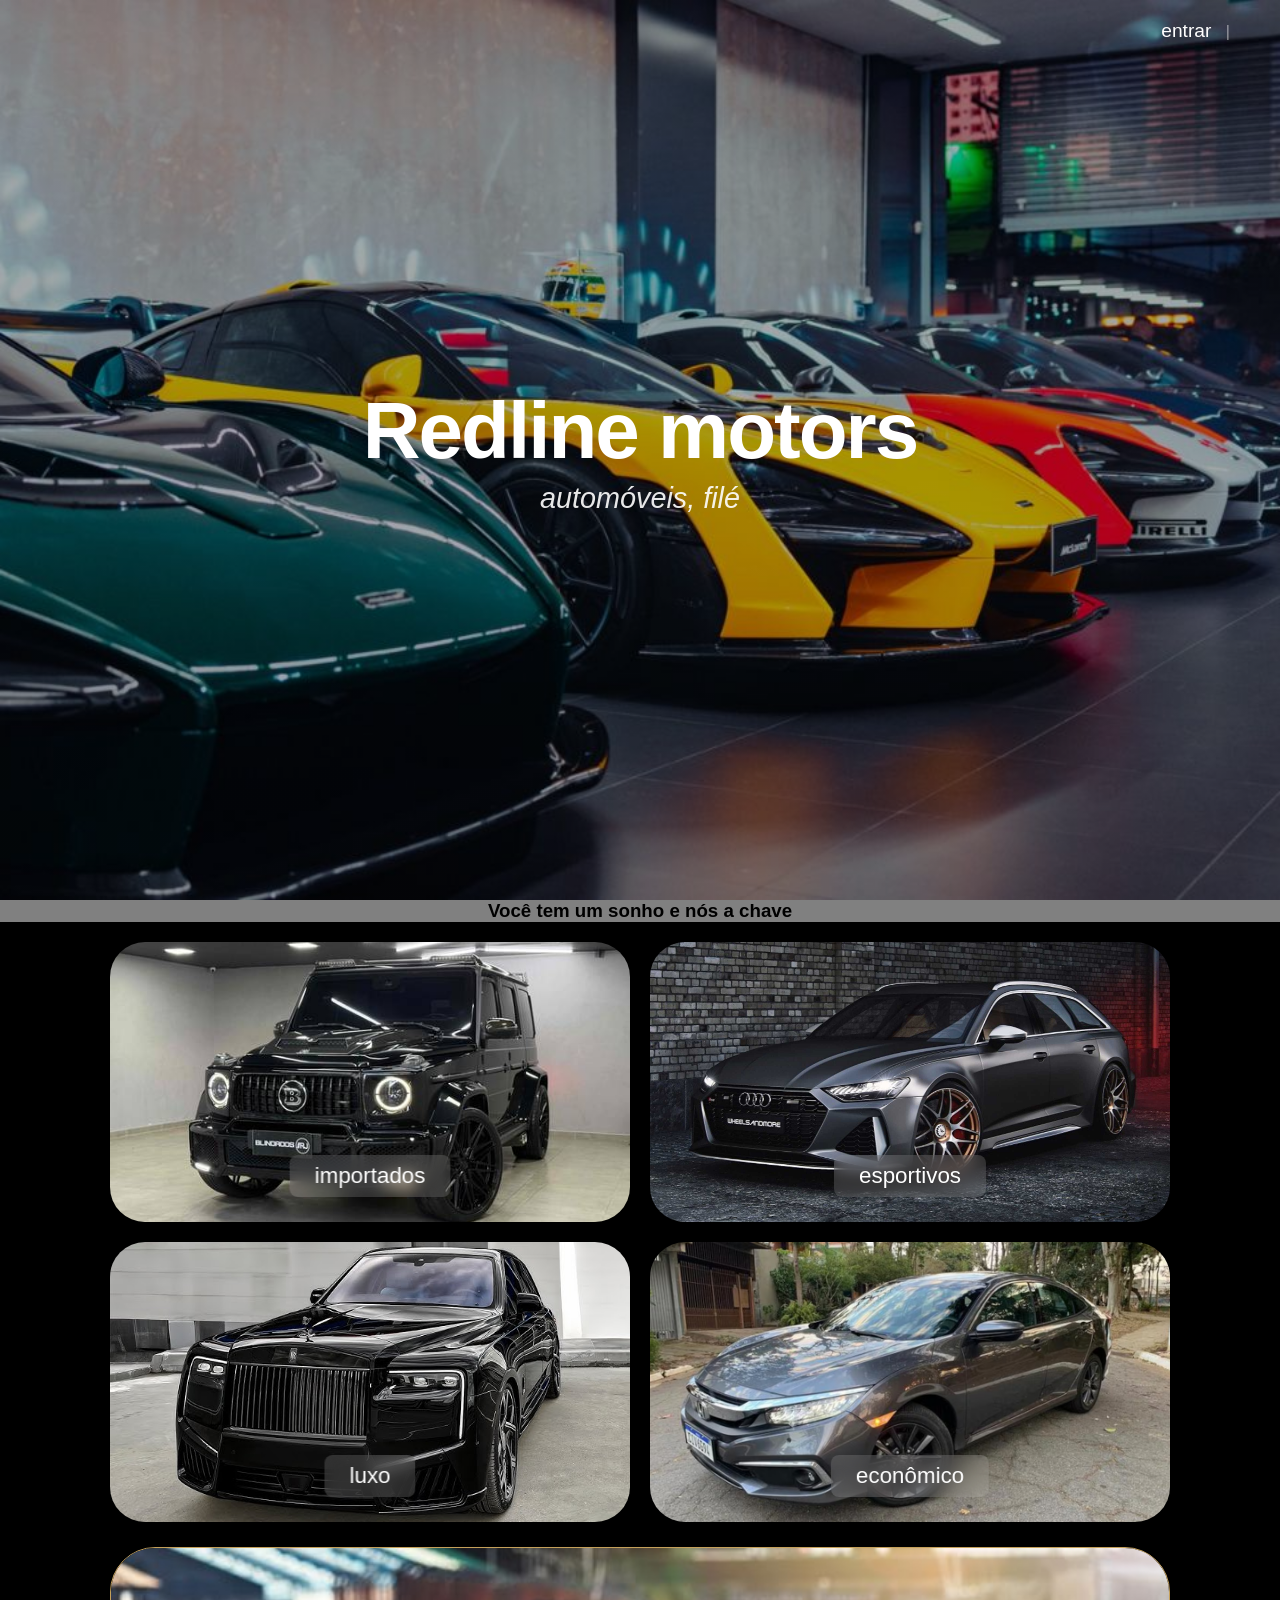
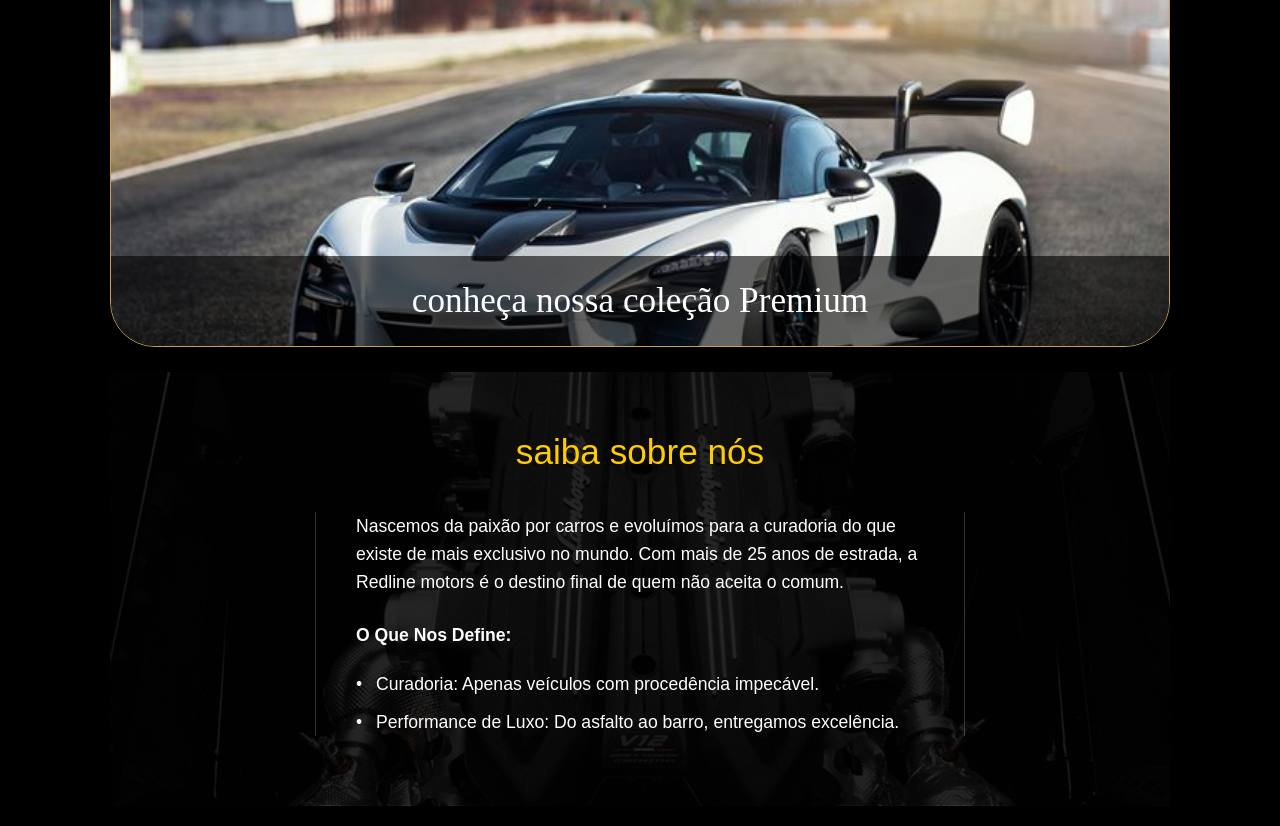
<file: index.html>
<!DOCTYPE html>
<html lang="pt-br">
<head>
    <meta charset="UTF-8">
    <meta name="viewport" content="width=device-width, initial-scale=1.0">
    <title>Redline motors</title>
    <link rel="stylesheet" href="style.css">

</head>
<body>

    <section class="tche tcho">
        <div class="nav-links">
            <a href="login.html">entrar</a>
            <span>|</span>
            
        </div>

        <div class="content">
            <h1>Redline motors</h1>
            <p>automóveis, filé</p>
        </div>
    </section>
 

    <section class="h31">
    <div class="h3">
        <h3>Você tem um sonho e nós a chave</h3>
    </div>
    </section>


    <div class="container-galeria">
    
    <div class="grid-categorias">
        <div class="card-item">
            <img src="mercedesbenz-g-63-amg-4.0-v8-turbo-gasolina-4matic-speedshift-wmimagem12042615812.jpg" alt="Importados">
            <div class="tag-label"><a href="importados.html">importados</a></div>
        </div>
        
        <div class="card-item">
            <img src="audi-rs6-avant-by-wheelsandmore-lead-image.jpg" alt="Esportivos">
            <div class="tag-label"><a href="esportivos.html">esportivos</a></div>
        </div>

        <div class="card-item">
            <a href="luxo.html">
            <img src="hq720.jpg" alt="Luxo">
            <div class="tag-label"><a href="luxo.html">luxo</a></div>
            </a>
        </div>

        <div class="card-item">
            <img src="civicao.avif" alt="Econômico">
            <div class="tag-label"><a href="economico.html">econômico</a></div>
        </div>
    </div>

    <div class="banner-premium-box">
        <img src="senna.jpg" alt="Coleção Premium">
        <div class="faixa-premium">
            <a href="premium.html"><h2>conheça nossa coleção Premium</h2></a>
        </div>
    </div>


    <section class="sobre-nos-section">
    <h2 class="titulo-destaque">saiba sobre nós</h2>
    
    <div class="container-texto">
        <p>Nascemos da paixão por carros e evoluímos para a curadoria do que existe de mais exclusivo no mundo. Com mais de 25 anos de estrada, a Redline motors é o destino final de quem não aceita o comum.</p>
        
        <p class="subtitulo-internos">O Que Nos Define:</p>
        
        <ul class="lista-caracteristicas">
            <li>Curadoria: Apenas veículos com procedência impecável.</li>
            <li>Performance de Luxo: Do asfalto ao barro, entregamos excelência.</li>
        </ul>
    </div>
</section>
</div>

</body>
</html>
</file>
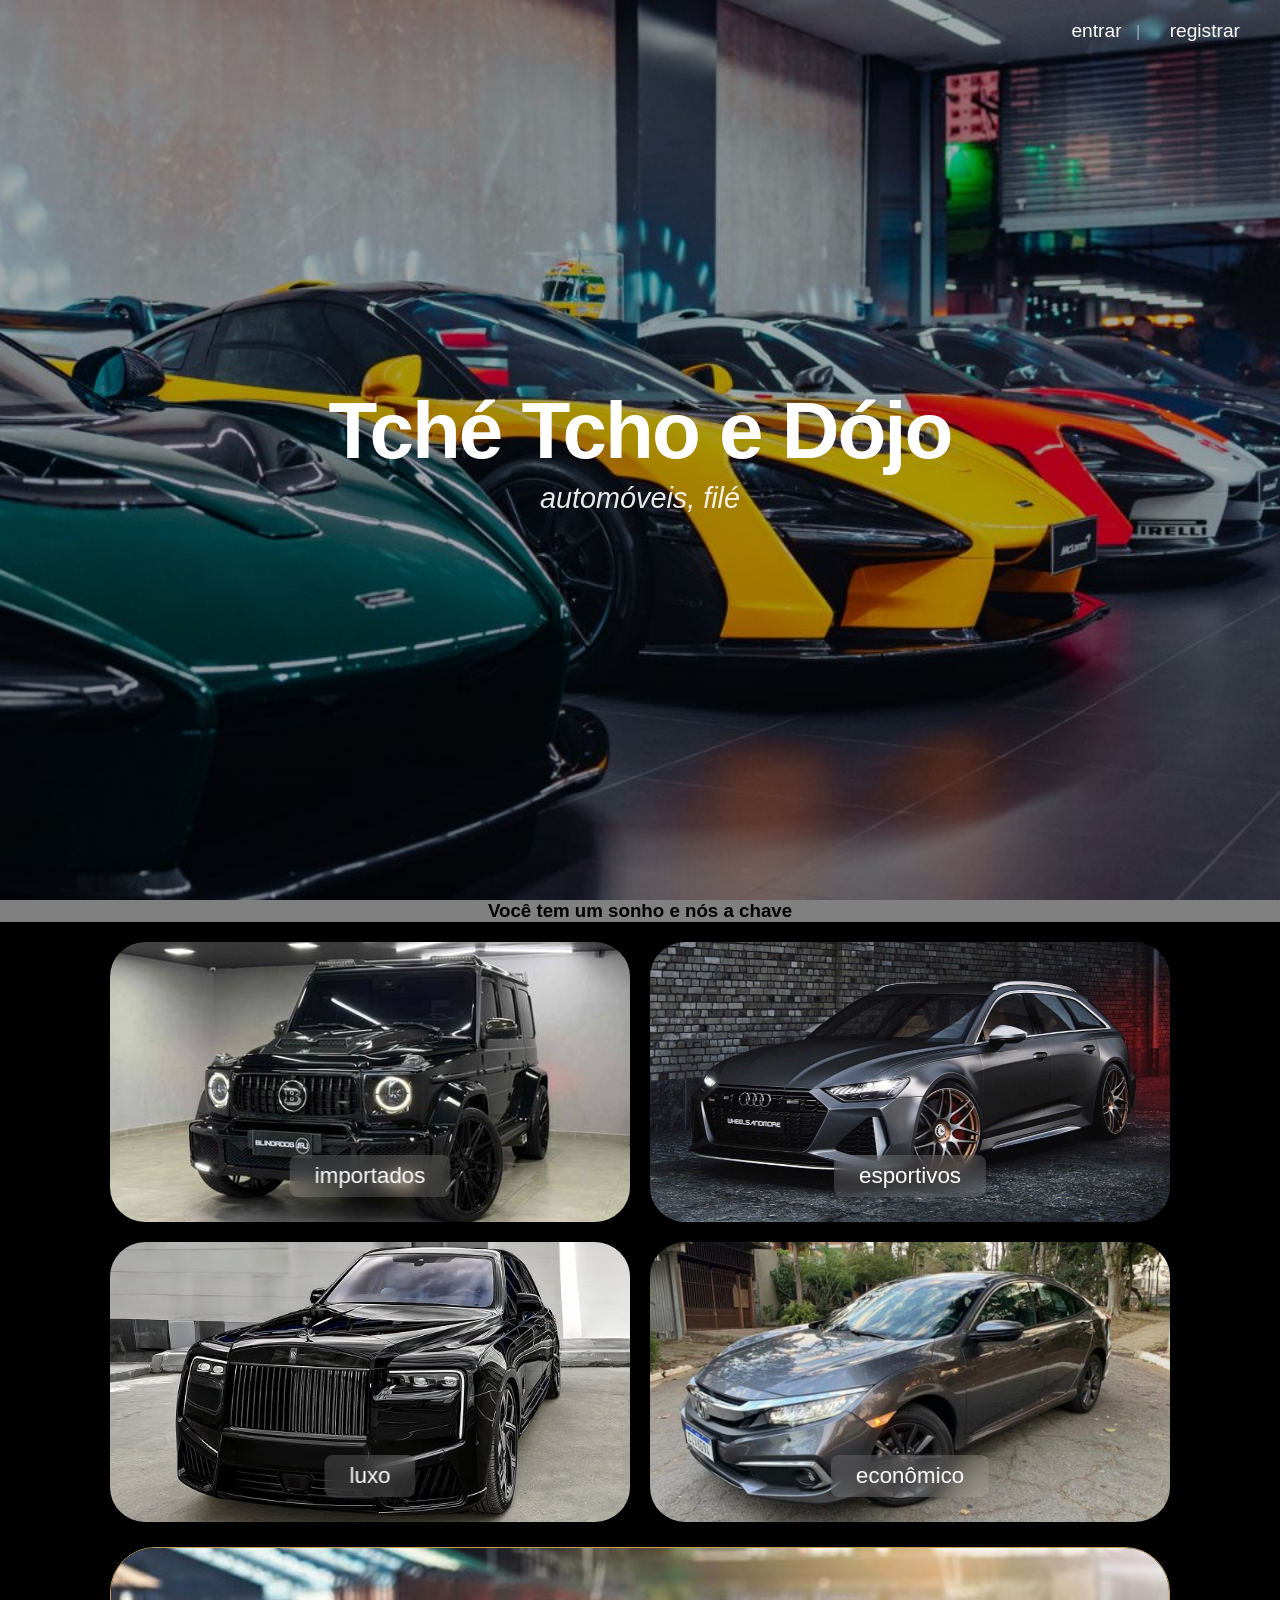
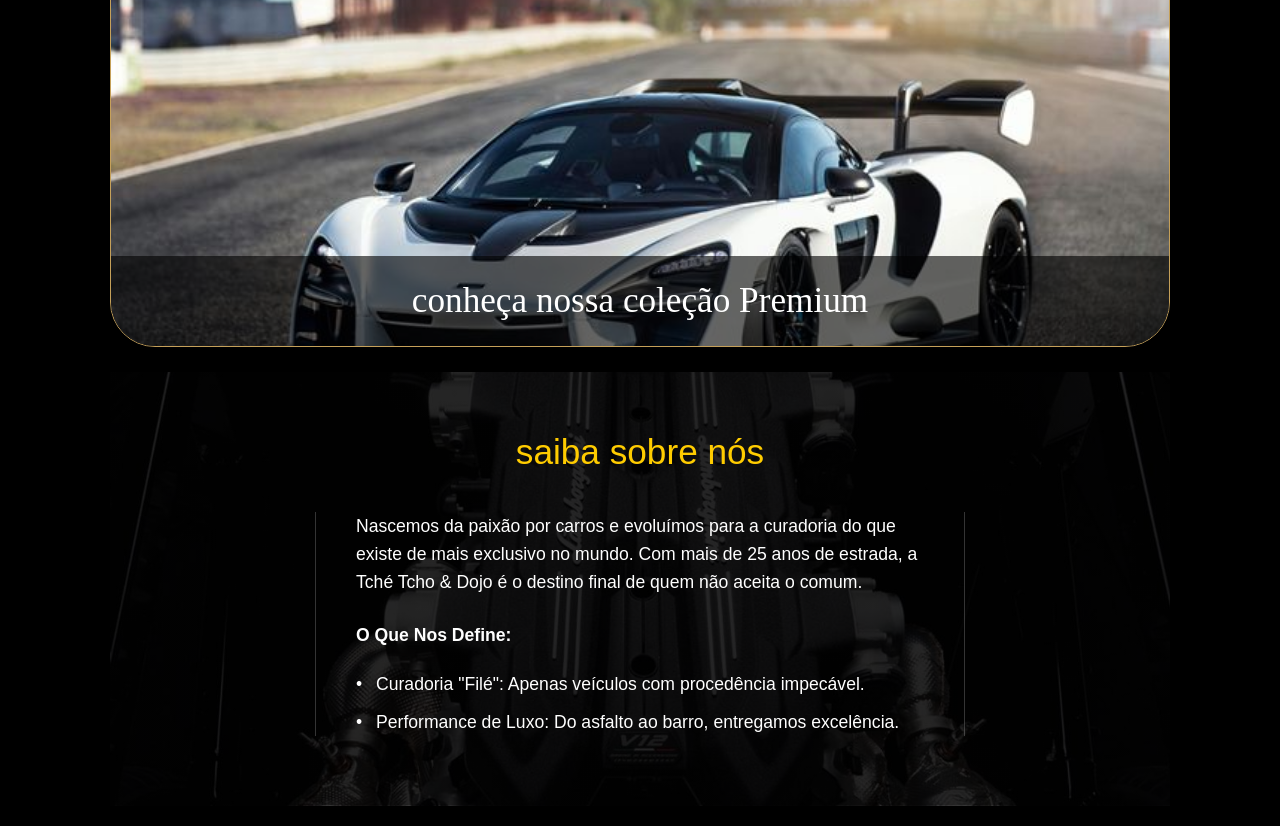
<file: 1-trabalho-2026-main/index.html>
<!DOCTYPE html>
<html lang="pt-br">
<head>
    <meta charset="UTF-8">
    <meta name="viewport" content="width=device-width, initial-scale=1.0">
    <title>Tché Tcho e Dójo - Automóveis</title>
    <link rel="stylesheet" href="style.css">

</head>
<body>

    <section class="tche tcho">
        <div class="nav-links">
            <a href="#">entrar</a>
            <span>|</span>
            <a href="#">registrar</a>
        </div>

        <div class="content">
            <h1>Tché Tcho e Dójo</h1>
            <p>automóveis, filé</p>
        </div>
    </section>
 

    <section class="h31">
    <div class="h3">
        <h3>Você tem um sonho e nós a chave</h3>
    </div>
    </section>


    <div class="container-galeria">
    
    <div class="grid-categorias">
        <div class="card-item">
            <img src="mercedesbenz-g-63-amg-4.0-v8-turbo-gasolina-4matic-speedshift-wmimagem12042615812.jpg" alt="Importados">
            <div class="tag-label"><a href="importados.html">importados</a></div>
        </div>
        
        <div class="card-item">
            <img src="audi-rs6-avant-by-wheelsandmore-lead-image.jpg" alt="Esportivos">
            <div class="tag-label"><a href="esportivos.html">esportivos</a></div>
        </div>

        <div class="card-item">
            <a href="luxo.html">
            <img src="hq720.jpg" alt="Luxo">
            <div class="tag-label"><a href="luxo.html">luxo</a></div>
            </a>
        </div>

        <div class="card-item">
            <img src="civicao.avif" alt="Econômico">
            <div class="tag-label"><a href="economico.html">econômico</a></div>
        </div>
    </div>

    <div class="banner-premium-box">
        <img src="senna.jpg" alt="Coleção Premium">
        <div class="faixa-premium">
            <a href="premium.html"><h2>conheça nossa coleção Premium</h2></a>
        </div>
    </div>


    <section class="sobre-nos-section">
    <h2 class="titulo-destaque">saiba sobre nós</h2>
    
    <div class="container-texto">
        <p>Nascemos da paixão por carros e evoluímos para a curadoria do que existe de mais exclusivo no mundo. Com mais de 25 anos de estrada, a Tché Tcho & Dojo é o destino final de quem não aceita o comum.</p>
        
        <p class="subtitulo-internos">O Que Nos Define:</p>
        
        <ul class="lista-caracteristicas">
            <li>Curadoria "Filé": Apenas veículos com procedência impecável.</li>
            <li>Performance de Luxo: Do asfalto ao barro, entregamos excelência.</li>
        </ul>
    </div>
</section>
</div>

</body>
</html>
</file>
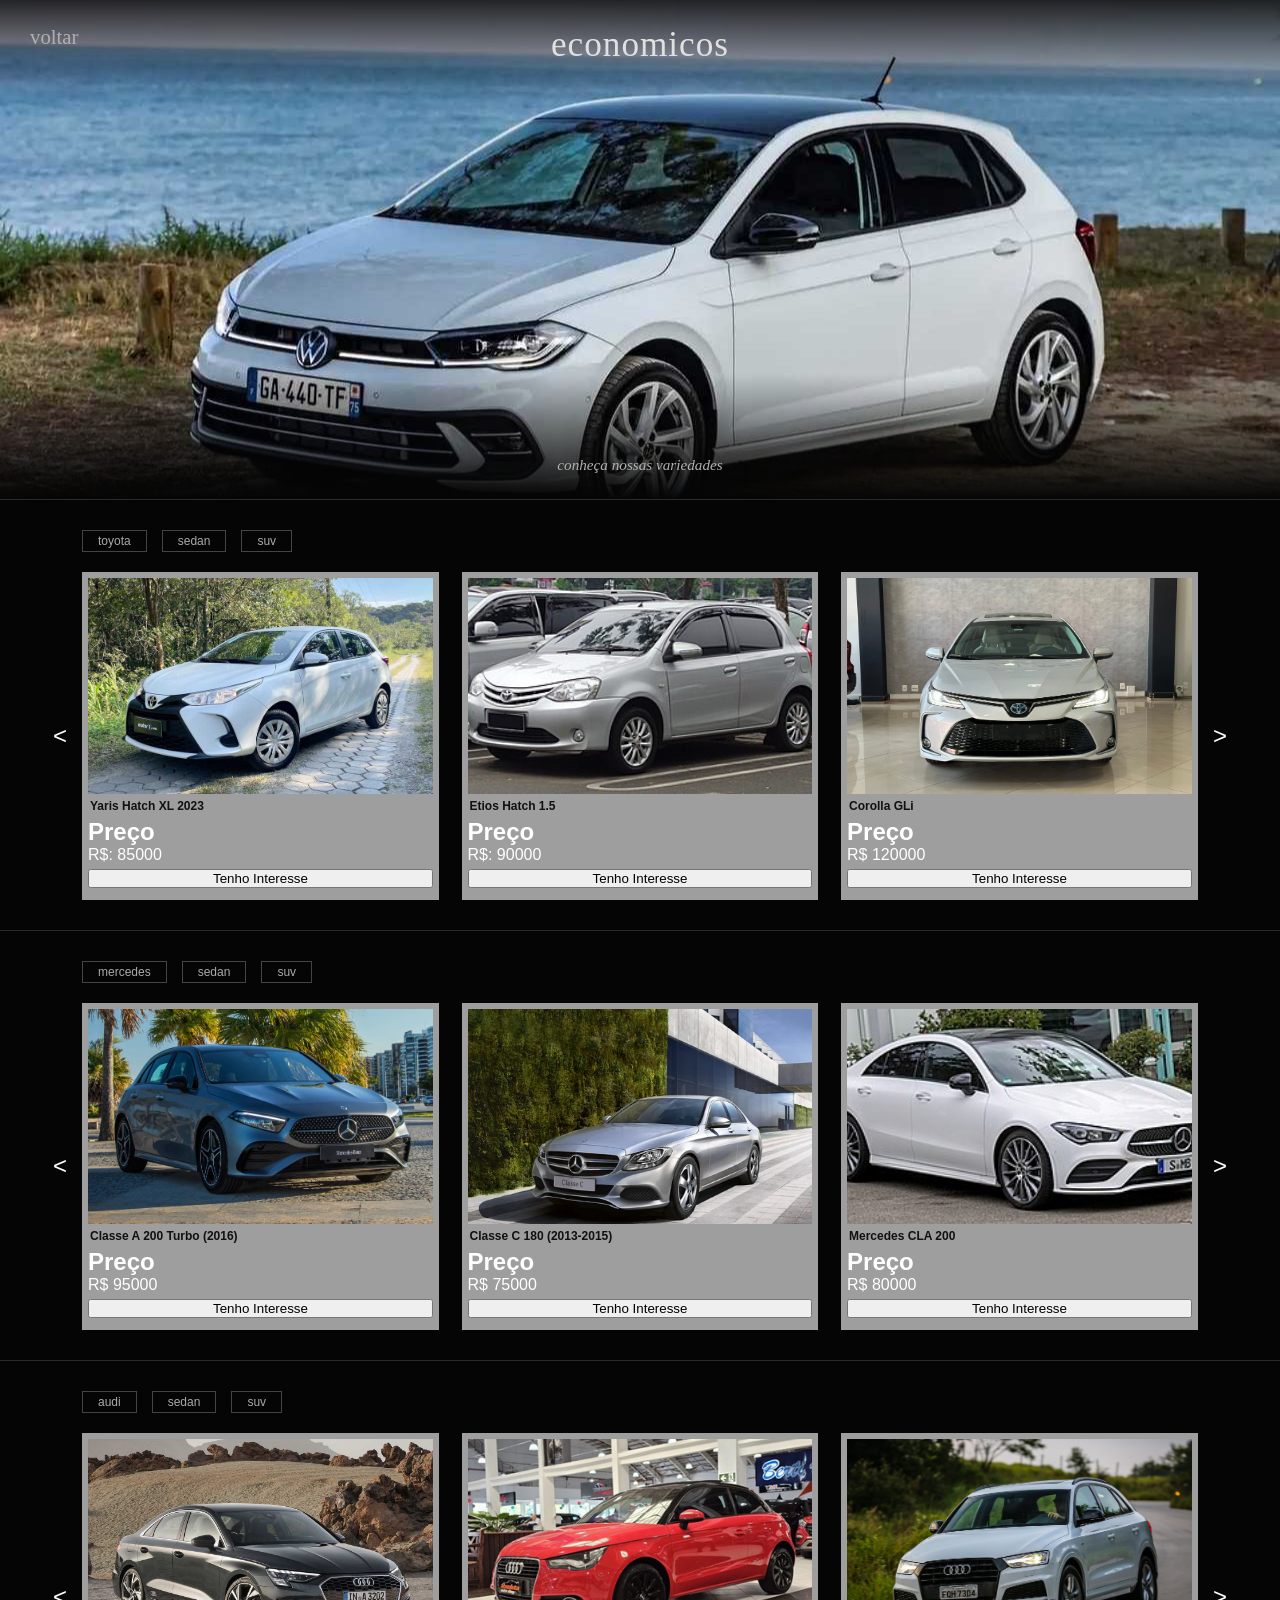
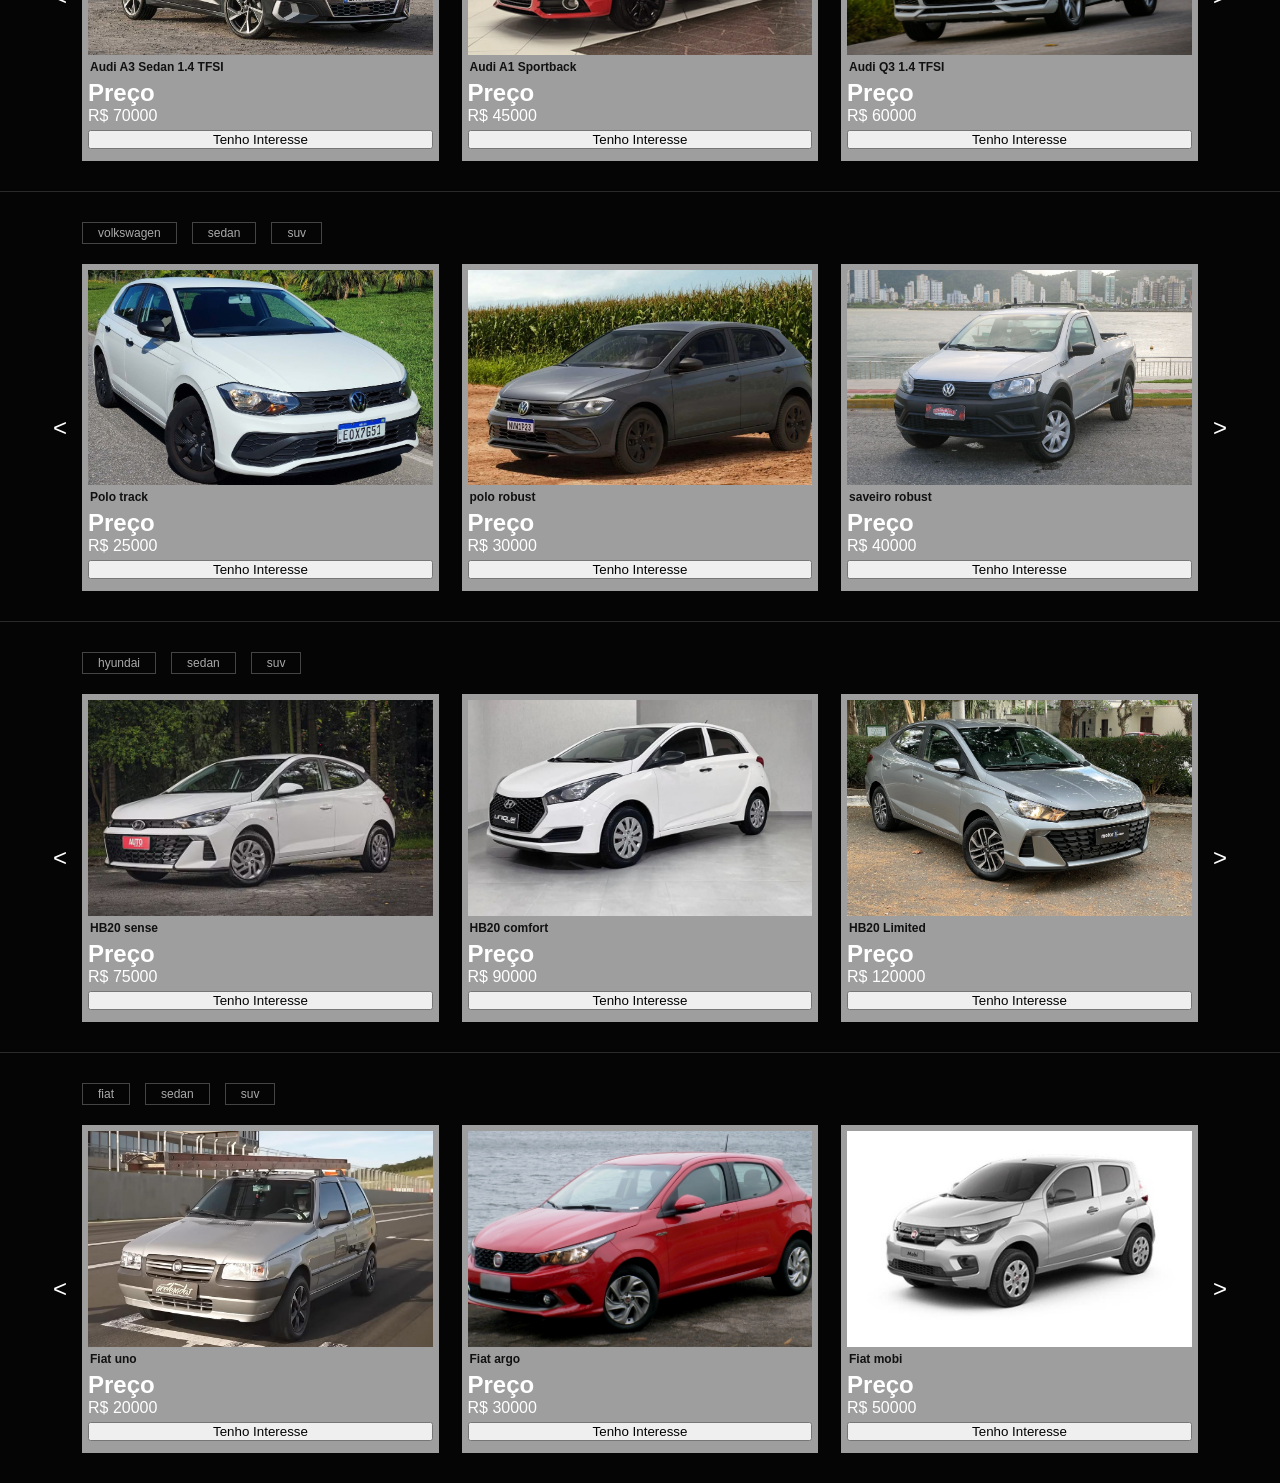
<file: economico.html>
<!DOCTYPE html>
<html lang="pt-BR">
<head>
    <meta charset="UTF-8">
    <meta name="viewport" content="width=device-width, initial-scale=1.0">
    <title>Catálogo de Importados</title>
    <link rel="stylesheet" href="economicos.css">
</head>
<body>

    <header>
        <a href="index.html" class="btn-voltar">voltar</a>
        <h1>economicos</h1>
        <p>conheça nossas variedades</p>
    </header>

    <main>
        
        <section class="car-carousel">
            <div class="filters">
                <button>toyota</button>
                <button>sedan</button>
                <button>SUV</button>
            </div>
            <div class="carousel-container">
                <button class="arrow prev">&lt;</button>
                <div class="carousel-track">
                    <div class="car-card">
                        <img src="toyota-yaris-xl-2023.jpg" alt="toyota-yaris-xl-2023">
                        <p>Yaris Hatch XL 2023</p>
                        <p><h1>Preço</h1>R$: 85000</p>
                        <button class="btn-comprar" data-nome="Yaris Hatch XL 2023" data-preco="85000">Tenho Interesse</button>
                    </div>
                    <div class="car-card">
                        <img src="2013_Toyota_Etios_Valco_E_(Indonesia)_front_view.jpg" alt="2013_Toyota_Etios_Valco_E_">
                        <p>Etios Hatch 1.5 </p>
                        <p><h1>Preço</h1>R$: 90000</p>
                        <button class="btn-comprar" data-nome="Etios Hatch 1.5" data-preco="90000">Tenho Interesse</button>
                    </div>
                    <div class="car-card">
                        <img src="toyota-corolla-1-8-vvti-hybrid-flex-altis-premium-cvt-wmimagem15405608512.webp" alt="Corolla">
                        <p>Corolla GLi</p>
                        <p><h1>Preço</h1>R$ 120000</p>
                        <button class="btn-comprar" data-nome="Corolla GLi" data-preco="120000">Tenho Interesse</button>
                    </div>
                </div>
                <button class="arrow next">&gt;</button>
            </div>
        </section>

        <section class="car-carousel">
            <div class="filters">
                <button>Mercedes</button>
                <button>sedan</button>
                <button>SUV</button>
            </div>
            <div class="carousel-container">
                <button class="arrow prev">&lt;</button>
                <div class="carousel-track">
                    <div class="car-card">
                        <img src="mercedes-benz-a200-frente-diagonal.jpg" alt="mercedes-benz-a200-frente-diagonal">
                        <p>Classe A 200 Turbo (2016)</p>
                        <p><h1>Preço</h1>R$ 95000</p>
                        <button class="btn-comprar" data-nome="Classe A 200 Turbo (2016)" data-preco="95000">Tenho Interesse</button>
                    </div>
                    <div class="car-card">
                        <img src="2016-07-23-c180-2016.webp" alt="mercedes c180">
                        <p>Classe C 180 (2013-2015)</p>
                        <p><h1>Preço</h1>R$ 75000</p>
                        <button class="btn-comprar" data-nome="Classe C 180 (2013-2015)" data-preco="75000">Tenho Interesse</button>
                    </div>
                    <div class="car-card">
                        <img src="Mercedes-Benz_C118_IMG_2673.jpg" alt="Cla 200">
                        <p>Mercedes CLA 200</p>
                        <p><h1>Preço</h1>R$ 80000</p>
                        <button class="btn-comprar" data-nome="Mercedes CLA 200" data-preco="80000">Tenho Interesse</button>
                    </div>
                </div>
                <button class="arrow next">&gt;</button>
            </div>
        </section>

        <section class="car-carousel">
            <div class="filters">
                <button>Audi</button>
                <button>sedan</button>
                <button>SUV</button>
            </div>
            <div class="carousel-container">
                <button class="arrow prev">&lt;</button>
                <div class="carousel-track">
                    <div class="car-card">
                        <img src="Audi A3 Sedan 1.4 TFSI.jpg" alt="A3">
                        <p>Audi A3 Sedan 1.4 TFSI</p>
                        <p><h1>Preço</h1>R$ 70000</p>
                        <button class="btn-comprar" data-nome="Audi A3 Sedan 1.4 TFSI" data-preco="70000">Tenho Interesse</button>
                    </div>
                    <div class="car-card">
                        <img src="audi a1.jpg" alt="Q5">
                        <p>Audi A1 Sportback</p>
                        <p><h1>Preço</h1>R$ 45000</p>
                        <button class="btn-comprar" data-nome="Audi A1 Sportback" data-preco="45000">Tenho Interesse</button>
                    </div>
                    <div class="car-card">
                        <img src="Audi-Q3-Black-Edition-2018 (1).jpg" alt="Audi-Q3-Black-Edition-2018">
                        <p>Audi Q3 1.4 TFSI </p>
                        <p><h1>Preço</h1>R$ 60000</p>
                        <button class="btn-comprar" data-nome="Audi Q3 1.4 TFSI" data-preco="60000">Tenho Interesse</button>
                    </div>
                </div>
                <button class="arrow next">&gt;</button>
            </div>
        </section>

        <section class="car-carousel">
            <div class="filters">
                <button>Volkswagen</button>
                <button>sedan</button>
                <button>SUV</button>
            </div>
            <div class="carousel-container">
                <button class="arrow prev">&lt;</button>
                <div class="carousel-track">
                    <div class="car-card">
                        <img src="polo.jpg" alt="polo">
                        <p>Polo track</p>
                        <p><h1>Preço</h1>R$ 25000</p>
                        <button class="btn-comprar" data-nome="Polo track" data-preco="25000">Tenho Interesse</button>
                    </div>
                    <div class="car-card">
                        <img src="polo-robust-2024.webp" alt="polo-robust-2024">
                        <p>polo robust</p>
                        <p><h1>Preço</h1>R$ 30000</p>
                        <button class="btn-comprar" data-nome="polo robust" data-preco="30000">Tenho Interesse</button>
                    </div>
                    <div class="car-card">
                        <img src="saveiro robust.jpg" alt="saveiro">
                        <p>saveiro robust</p>
                        <p><h1>Preço</h1>R$ 40000</p>
                        <button class="btn-comprar" data-nome="saveiro robust" data-preco="40000">Tenho Interesse</button>
                    </div>
                </div>
                <button class="arrow next">&gt;</button>
            </div>
        </section>

        <section class="car-carousel">
            <div class="filters">
                <button>Hyundai</button>
                <button>sedan</button>
                <button>SUV</button>
            </div>
            <div class="carousel-container">
                <button class="arrow prev">&lt;</button>
                <div class="carousel-track">
                    <div class="car-card">
                        <img src="hyundai-hb20-sense-plus-.avif" alt="hb20">
                        <p>HB20 sense</p>
                        <p><h1>Preço</h1>R$ 75000</p>
                        <button class="btn-comprar" data-nome="HB20 sense" data-preco="75000">Tenho Interesse</button>
                    </div>
                    <div class="car-card">
                        <img src="hyundai-hb20-comfort-2017-frente.webp" alt="hb20 comfort">
                        <p>HB20 comfort</p>
                        <p><h1>Preço</h1>R$ 90000</p>
                        <button class="btn-comprar" data-nome="HB20 comfort" data-preco="90000">Tenho Interesse</button>
                    </div>
                    <div class="car-card">
                        <img src="avaliacao-hyundai-hb20s-limited-plus-2025.webp" alt="hb20 limited">
                        <p>HB20 Limited </p>
                        <p><h1>Preço</h1>R$ 120000</p>
                        <button class="btn-comprar" data-nome="HB20 Limited" data-preco="120000">Tenho Interesse</button>
                    </div>
                </div>
                <button class="arrow next">&gt;</button>
            </div>
        </section>

        <section class="car-carousel">
            <div class="filters">
                <button>Fiat</button>
                <button>sedan</button>
                <button>SUV</button>
            </div>
            <div class="carousel-container">
                <button class="arrow prev">&lt;</button>
                <div class="carousel-track">
                    <div class="car-card">
                        <img src="fiat-uno-with-ladder-on-the-roof-read-the-description-v0-371nd728i2od1.jpg" alt="fiat uno">
                        <p>Fiat uno</p>
                        <p><h1>Preço</h1>R$ 20000</p>
                        <button class="btn-comprar" data-nome="Fiat uno" data-preco="20000">Tenho Interesse</button>
                    </div>
                    <div class="car-card">
                        <img src="Fiat_Argo_2017b_(cropped).jpg" alt="fiat argo">
                        <p>Fiat argo</p>
                        <p><h1>Preço</h1>R$ 30000</p>
                        <button class="btn-comprar" data-nome="Fiat argo" data-preco="30000">Tenho Interesse</button>
                    </div>
                    <div class="car-card">
                        <img src="fiat_mobi_easy_1.0_8v_1.jpg" alt="fiat mobi">
                        <p>Fiat mobi</p>
                        <p><h1>Preço</h1>R$ 50000</p>
                        <button class="btn-comprar" data-nome="Fiat mobi" data-preco="50000">Tenho Interesse</button>
                    </div>
                </div>
                <button class="arrow next">&gt;</button>
            </div>
        </section>

    </main>

    <script src="script.js"></script>
</body>
</html>
</file>
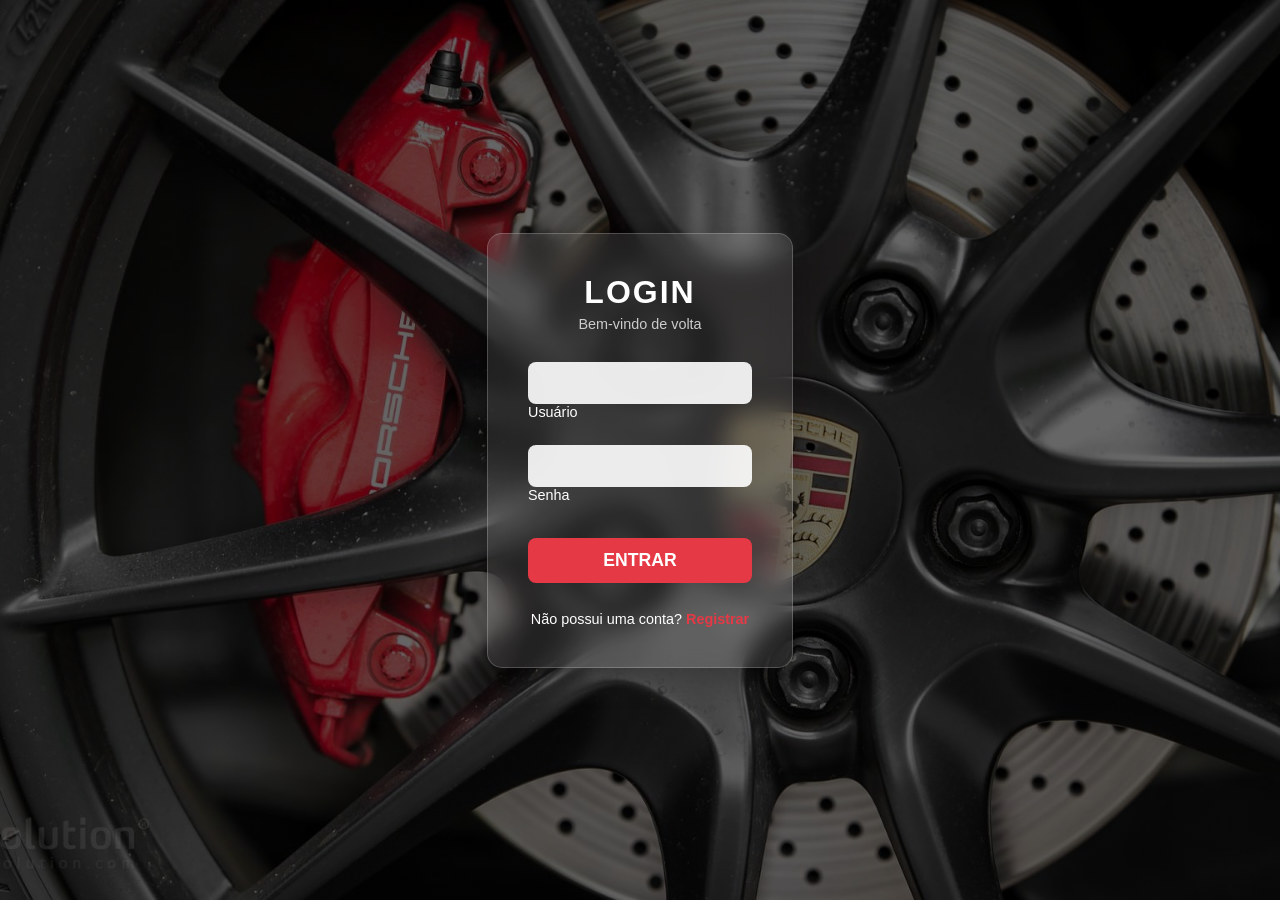
<file: login.html>
<!DOCTYPE html>
<html lang="pt-br">
<head>
    <meta charset="UTF-8">
    <meta name="viewport" content="width=device-width, initial-scale=1.0">
    <title>Login - Garage Pro</title>
    <link rel="stylesheet" href="login.css">
</head>
<body>
    
    <div class="container">
        <div class="login-box">
            <h1>LOGIN</h1>
            <p class="subtitle">Bem-vindo de volta</p>
            
            <form action="index.html">
                <div class="input-field">
                    <input type="text" id="username" name="username" required>
                    <label for="username">Usuário</label>
                </div>

                <div class="input-field">
                    <input type="password" id="password" name="password" required>
                    <label for="password">Senha</label>
                </div>

                <button type="submit" class="btn-entrar">ENTRAR</button>

                <p class="footer-text">Não possui uma conta? <a href="registrar.html">Registrar</a></p>
            </form>
        </div>
    </div>
    
    </body>
</html>
</file>
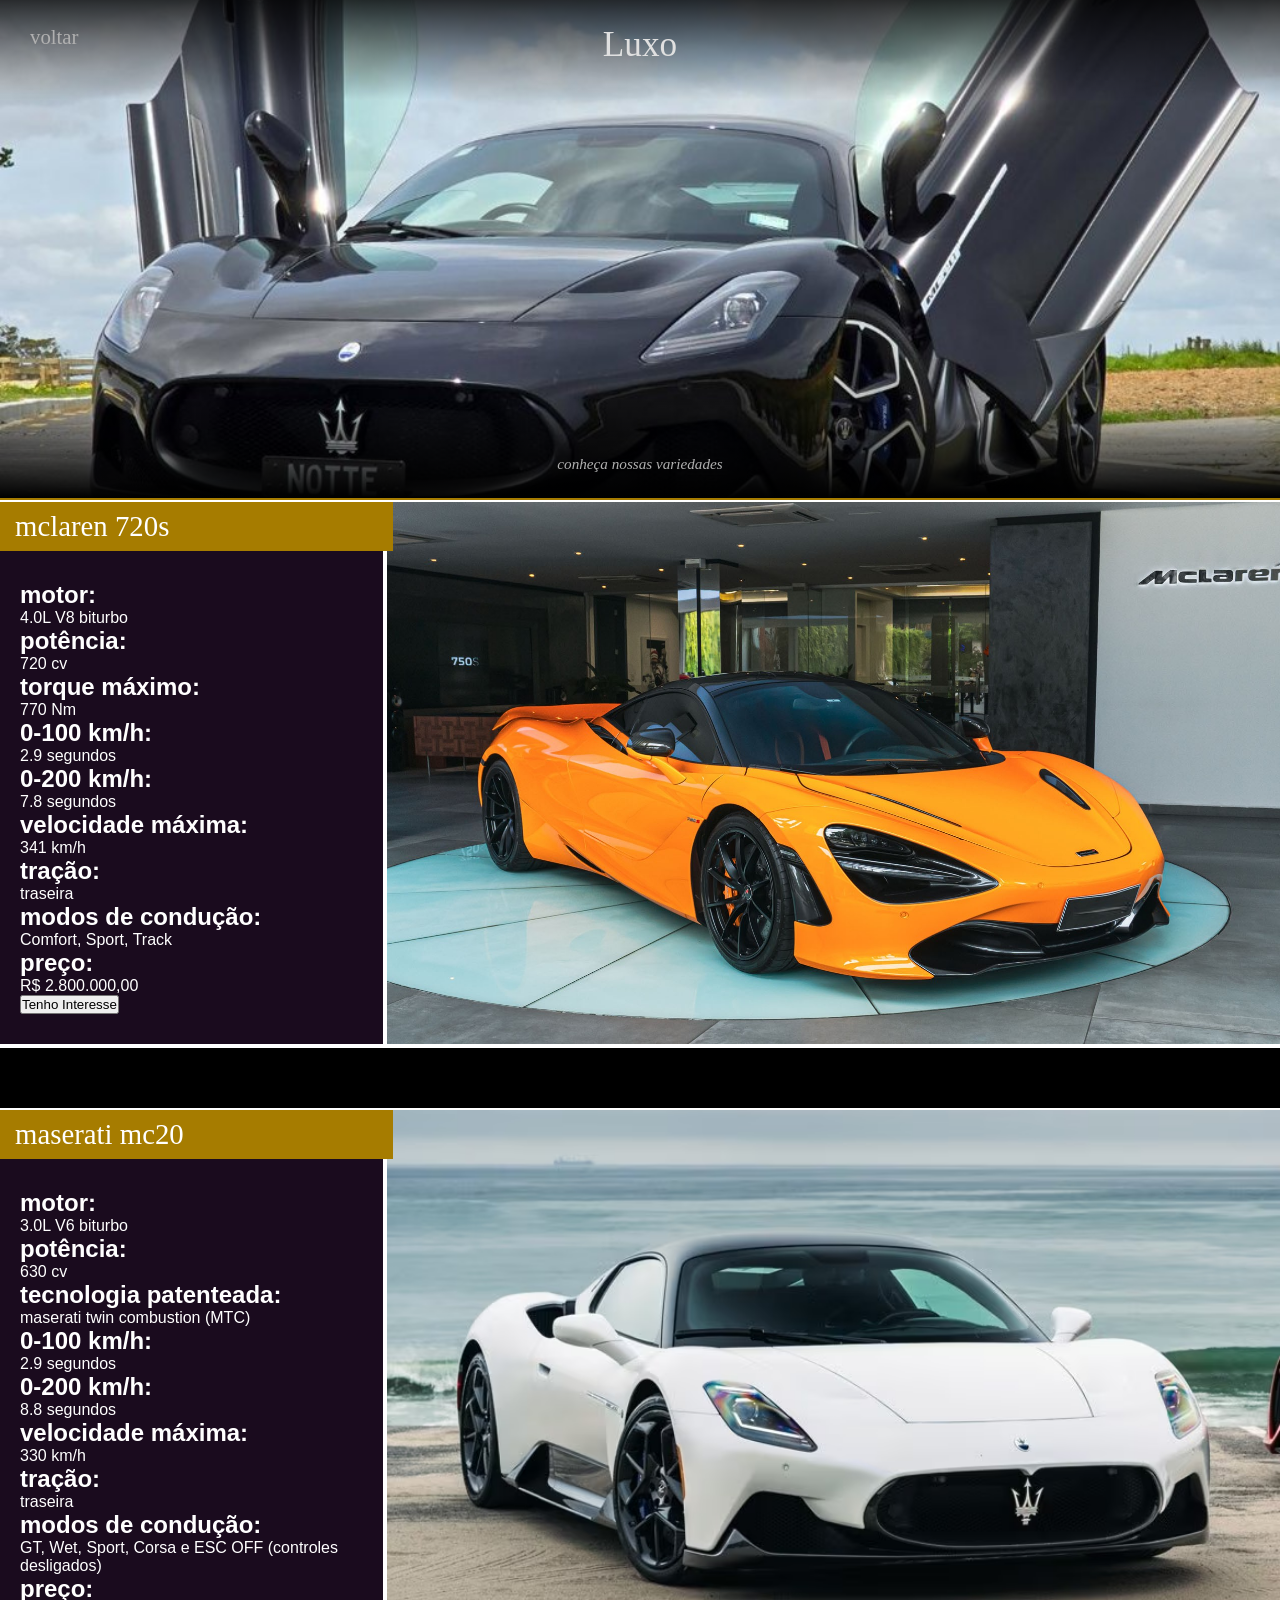
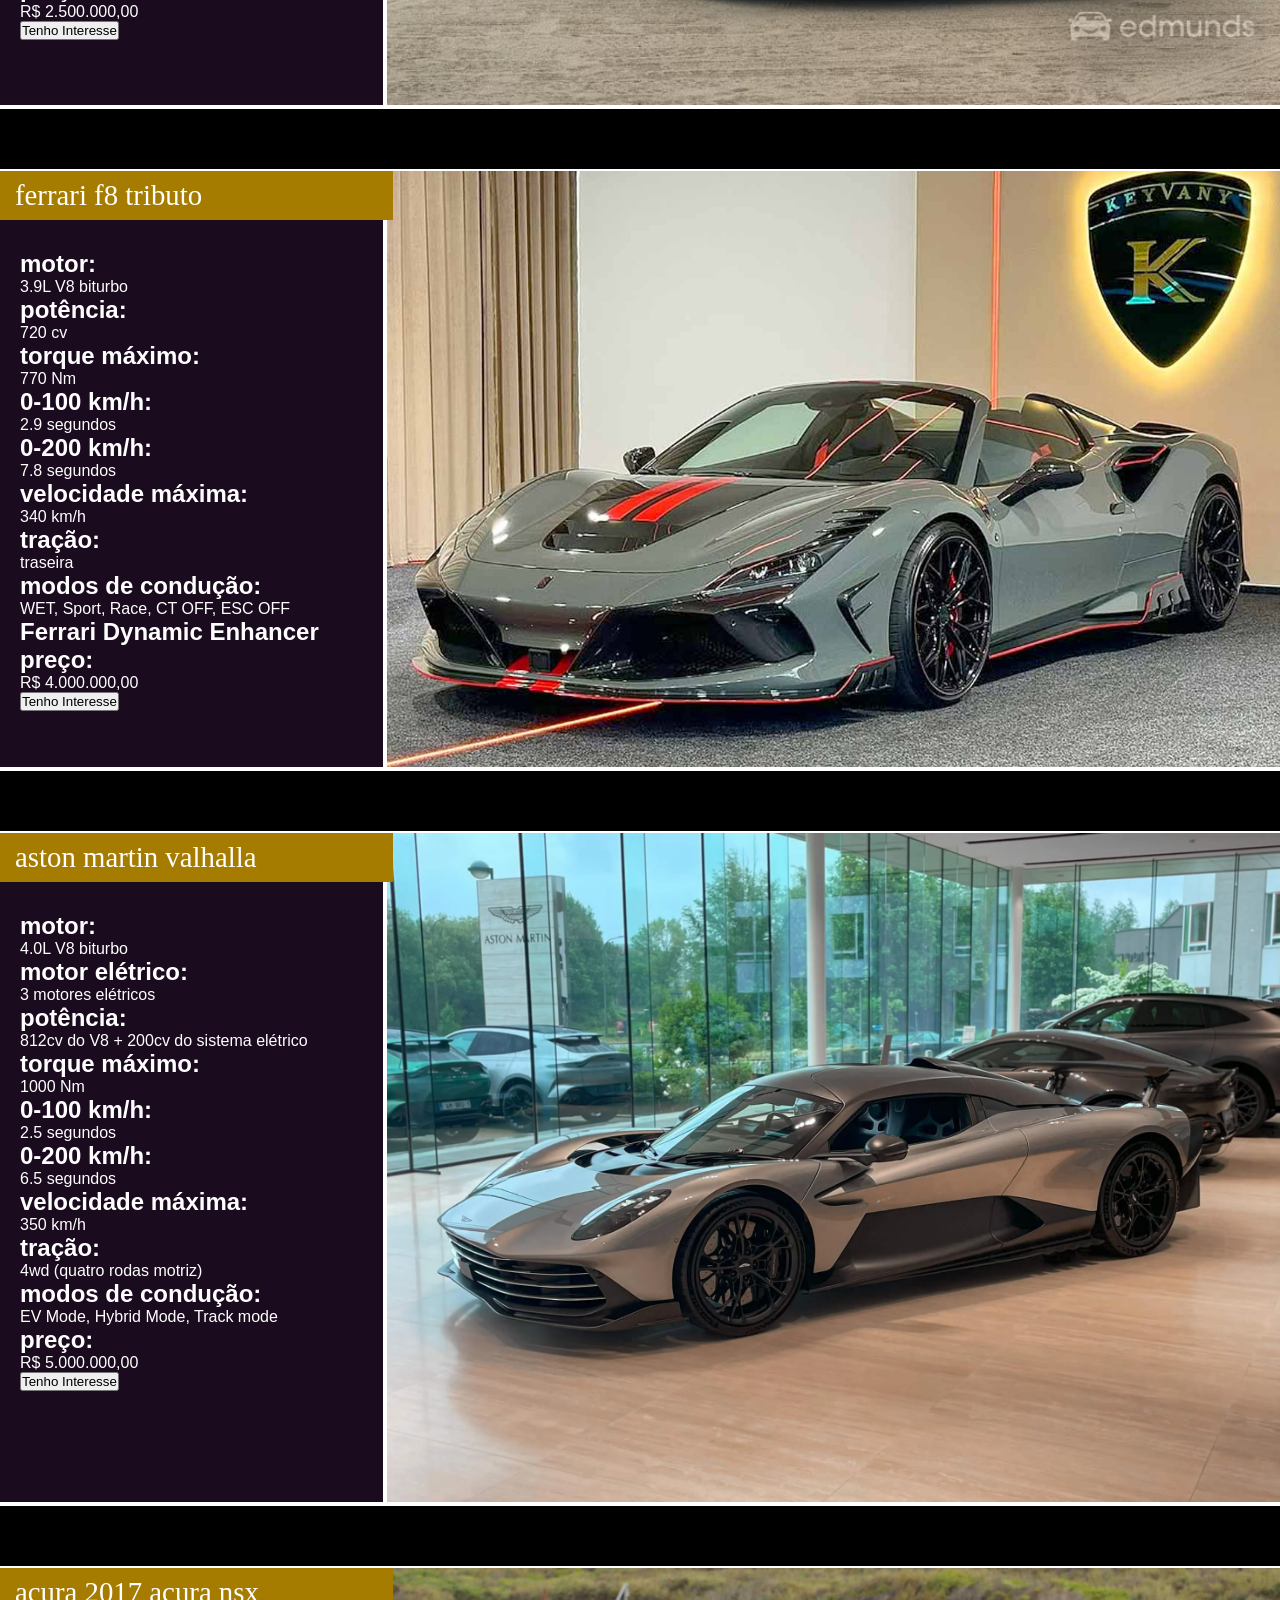
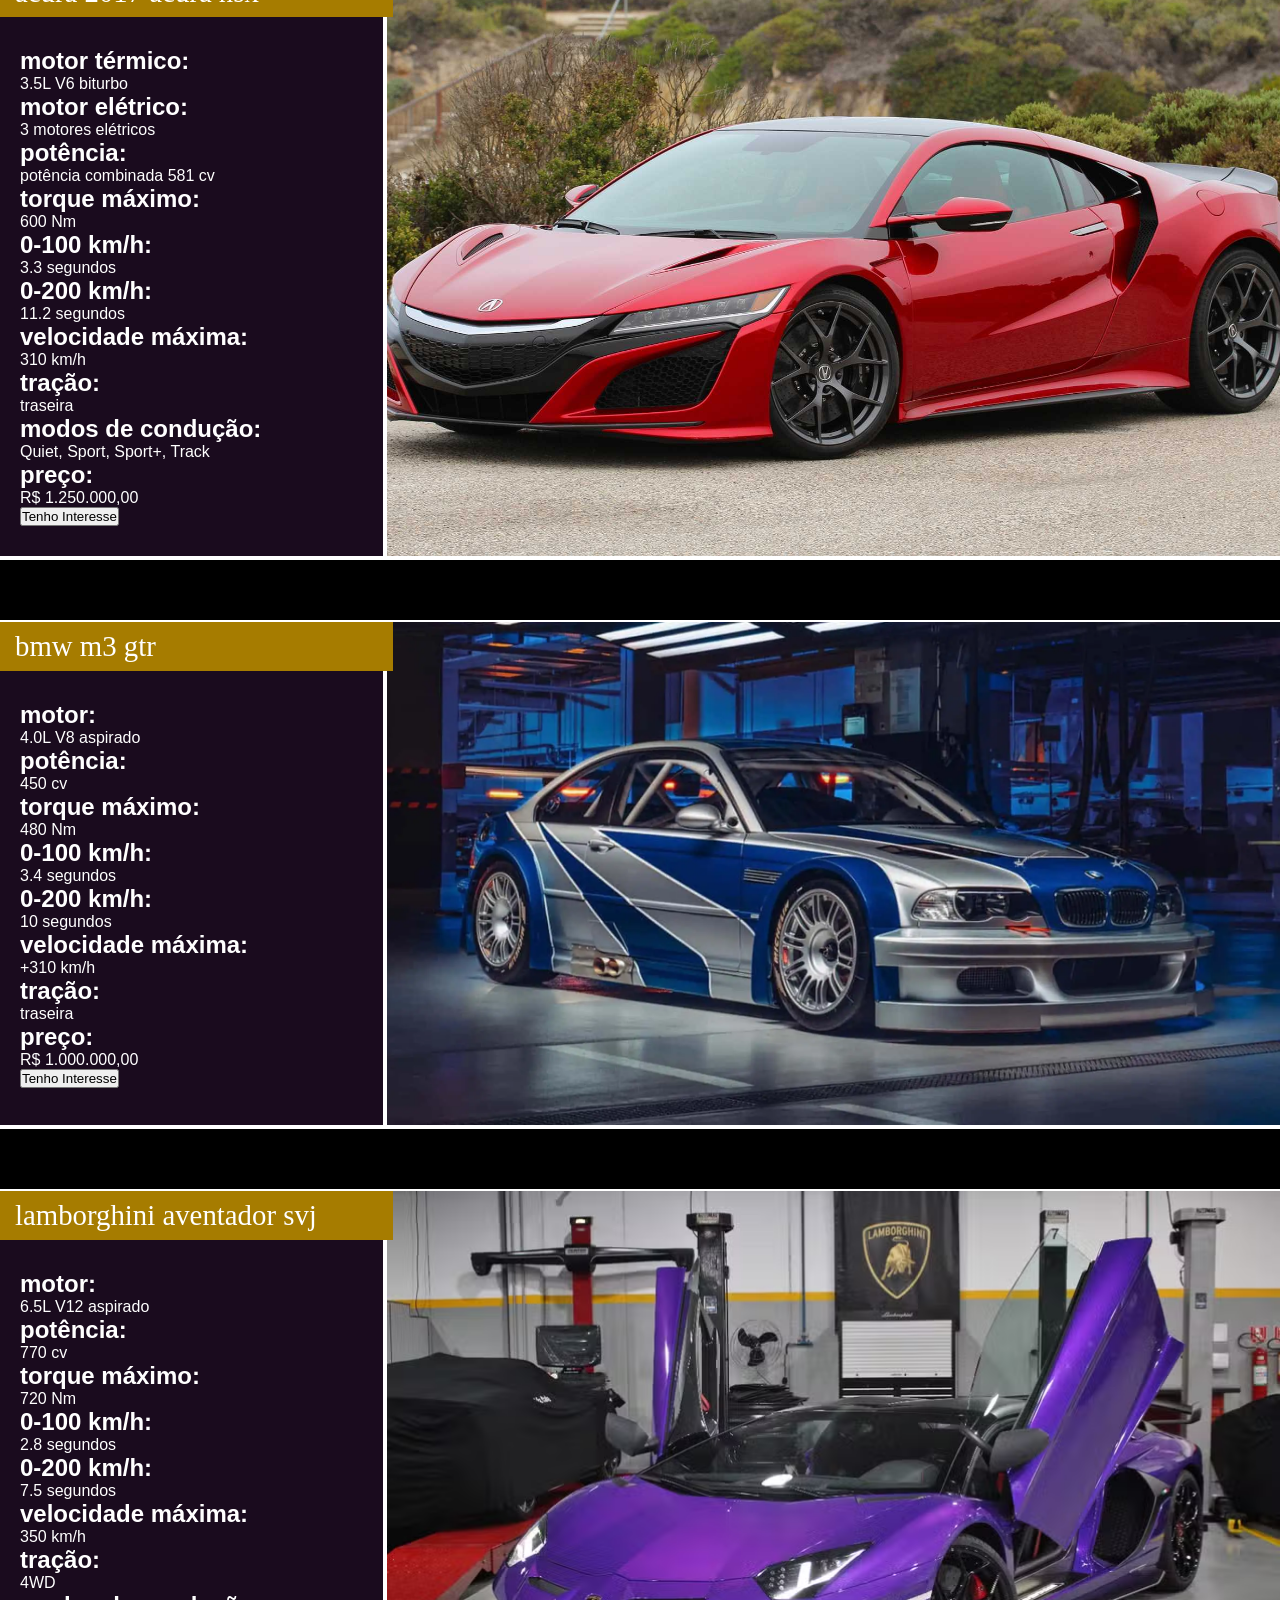
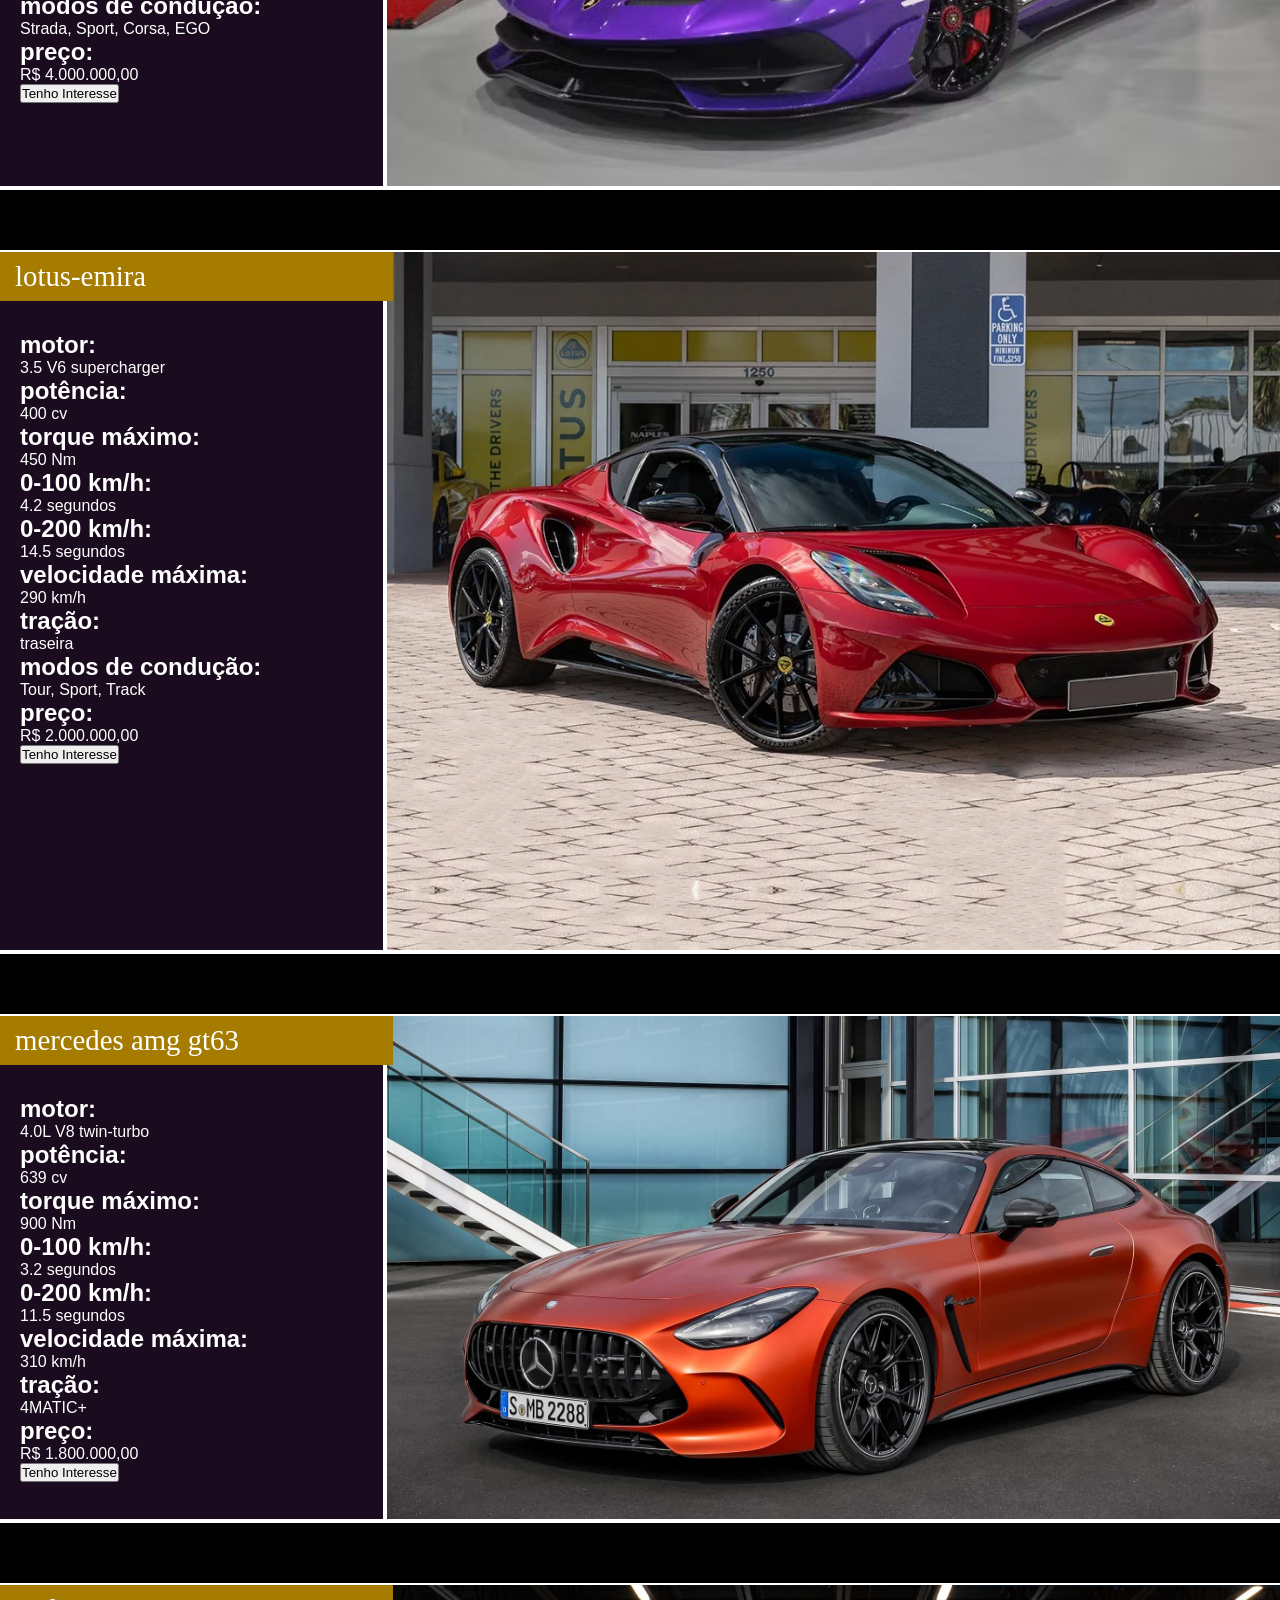
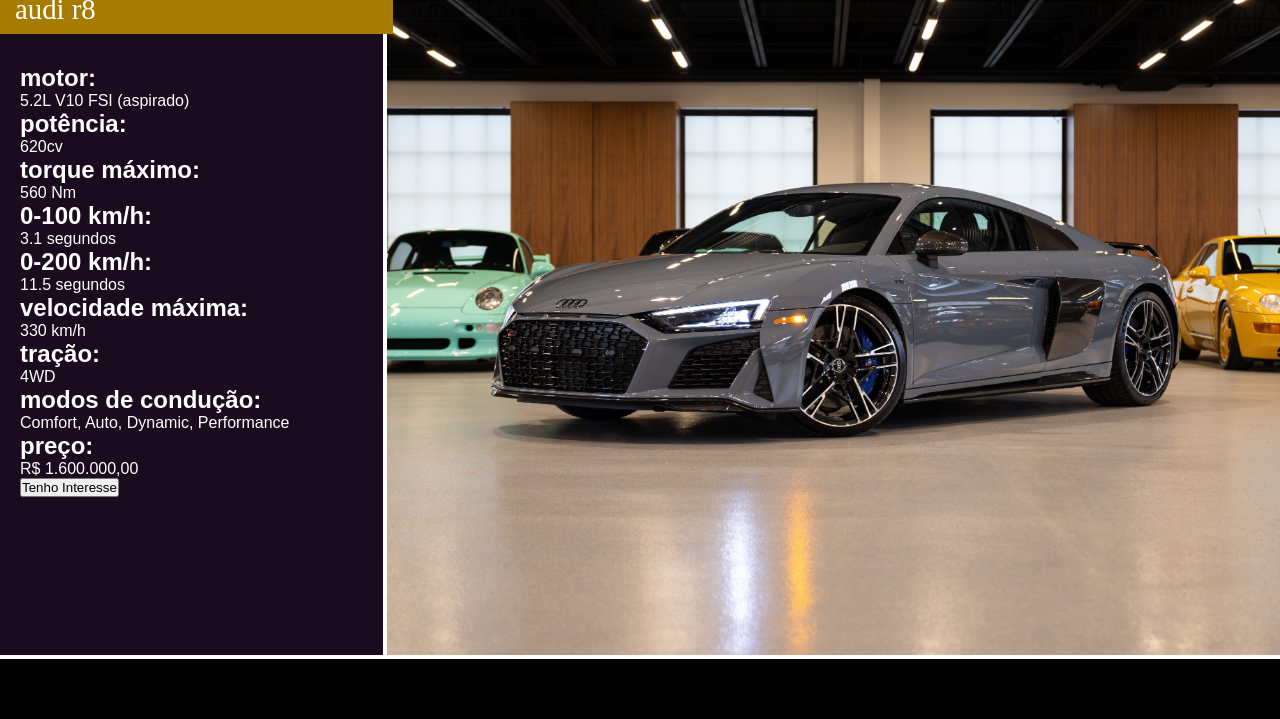
<file: premium.html>
<!DOCTYPE html> 
<html lang="pt-BR">
<head>
    <meta charset="UTF-8">
    <meta name="viewport" content="width=device-width, initial-scale=1.0">
    <title>Catálogo Premium</title>
    <link rel="stylesheet" href="premium.css">
</head>
<body>

    <header>
        <a href="index.html" class="btn-voltar">voltar</a>
        <h1>Luxo</h1>
        <p>conheça nossas variedades</p>
    </header>

    <main>
        <section class="container-carro">
            <div class="detalhes-mclaren">
                <div class="caixa-texto">
                    <div class="titulo-carro">
                        <h1>mclaren 720s</h1>
                    </div>
                    <div class="descricao-carro">
                        <p><h1>motor:</h1> 4.0L V8 biturbo</p>
                        <p><h1>potência:</h1> 720 cv</p>
                        <p><h1>torque máximo:</h1> 770 Nm</p>
                        <p><h1>0-100 km/h:</h1> 2.9 segundos</p>
                        <p><h1>0-200 km/h:</h1> 7.8 segundos</p>
                        <p><h1>velocidade máxima:</h1> 341 km/h</p>
                        <p><h1>tração:</h1> traseira</p>
                        <p><h1>modos de condução:</h1> Comfort, Sport, Track</p>
                        <p><h1>preço:</h1> R$ 2.800.000,00</p>
                        <button class="btn-comprar" data-nome="Mclaren 720s" data-preco="2800000">Tenho Interesse</button>

                    </div>
                </div>
                <div class="divisor-branco"></div>
                <div class="caixa-imagem">
                    <img src="mclaren-720s-coup_1-1.jpeg" alt="McLaren 720s">
                </div>
            </div>
            <div class="linha-base-branca"></div>
        </section>

        <section class="container-carro">
            <div class="detalhes-mclaren">
                <div class="caixa-texto">
                    <div class="titulo-carro">
                        <h1>maserati mc20</h1>
                    </div>
                    <div class="descricao-carro">
                        <p><h1>motor:</h1> 3.0L V6 biturbo</p>
                        <p><h1>potência:</h1> 630 cv</p>
                        <p><h1>tecnologia patenteada:</h1> maserati twin combustion (MTC)</p>
                        <p><h1>0-100 km/h:</h1> 2.9 segundos</p>
                        <p><h1>0-200 km/h:</h1> 8.8 segundos</p>
                        <p><h1>velocidade máxima:</h1> 330 km/h</p>
                        <p><h1>tração:</h1> traseira</p>
                        <p><h1>modos de condução:</h1> GT, Wet, Sport, Corsa e ESC OFF (controles desligados)</p>
                        <p><h1>preço:</h1> R$ 2.500.000,00</p>
                        <button class="btn-comprar" data-nome="Maserati MC20" data-preco="2500000">Tenho Interesse</button>
                    </div>
                </div>
                <div class="divisor-branco"></div>
                <div class="caixa-imagem">
                    <img src="maserati mc20.avif" alt="Maserati MC20">
                </div>
            </div>
            <div class="linha-base-branca"></div>
        </section>

                <section class="container-carro">
            <div class="detalhes-mclaren">
                <div class="caixa-texto">
                    <div class="titulo-carro">
                        <h1>ferrari F8 tributo</h1>
                    </div>
                    <div class="descricao-carro">
                        <p><h1>motor:</h1> 3.9L V8 biturbo</p>
                        <p><h1>potência:</h1> 720 cv</p>
                        <p><h1>torque máximo:</h1> 770 Nm</p>
                        <p><h1>0-100 km/h:</h1> 2.9 segundos</p>
                        <p><h1>0-200 km/h:</h1> 7.8 segundos</p>
                        <p><h1>velocidade máxima:</h1> 340 km/h</p>
                        <p><h1>tração:</h1> traseira</p>
                        <p><h1>modos de condução:</h1> WET, Sport, Race, CT OFF, ESC OFF</p>
                        <p><h1>Ferrari Dynamic Enhancer</h1></p>
                        <p><h1>preço:</h1> R$ 4.000.000,00</p>
                        <button class="btn-comprar" data-nome="Ferrari F8 Tributo" data-preco="4000000">Tenho Interesse</button>
                    </div>
                </div>
                <div class="divisor-branco"></div>
                <div class="caixa-imagem">
                    <img src="ferrari f8 tributo.jpg" alt="Ferrari F8 Tributo">
                </div>
            </div>
            <div class="linha-base-branca"></div>
        </section>

                <section class="container-carro">
            <div class="detalhes-mclaren">
                <div class="caixa-texto">
                    <div class="titulo-carro">
                        <h1>Aston martin valhalla</h1>
                    </div>
                    <div class="descricao-carro">
                        <p><h1>motor:</h1> 4.0L V8 biturbo</p>
                        <p><h1>motor elétrico:</h1> 3 motores elétricos</p>
                        <p><h1>potência:</h1> 812cv do V8 + 200cv do sistema elétrico</p>
                        <p><h1>torque máximo:</h1> 1000 Nm</p>
                        <p><h1>0-100 km/h:</h1> 2.5 segundos</p>
                        <p><h1>0-200 km/h:</h1> 6.5 segundos</p>
                        <p><h1>velocidade máxima:</h1> 350 km/h</p>
                        <p><h1>tração:</h1> 4wd (quatro rodas motriz)</p>
                        <p><h1>modos de condução:</h1> EV Mode, Hybrid Mode, Track mode</p>
                        <p><h1>preço:</h1> R$ 5.000.000,00</p>
                        <button class="btn-comprar" data-nome="Aston Martin Valhalla" data-preco="5000000">Tenho Interesse</button>  
                    </div>
                </div>
                <div class="divisor-branco"></div>
                <div class="caixa-imagem">
                    <img src="aston martin valhalla-28.webp" alt="Aston Martin Valhalla">
                </div>
            </div>
            <div class="linha-base-branca"></div>
        </section>

                <section class="container-carro">
            <div class="detalhes-mclaren">
                <div class="caixa-texto">
                    <div class="titulo-carro">
                        <h1>acura 2017 acura nsx</h1>
                    </div>
                    <div class="descricao-carro">
                        <p><h1>motor térmico:</h1> 3.5L V6 biturbo</p>
                        <p><h1>motor elétrico:</h1> 3 motores elétricos</p>
                        <p><h1>potência:</h1> potência combinada 581 cv</p>
                        <p><h1>torque máximo:</h1> 600 Nm</p>
                        <p><h1>0-100 km/h:</h1> 3.3 segundos</p>
                        <p><h1>0-200 km/h:</h1> 11.2 segundos</p>
                        <p><h1>velocidade máxima:</h1> 310 km/h</p>
                        <p><h1>tração:</h1> traseira</p>
                        <p><h1>modos de condução:</h1> Quiet, Sport, Sport+, Track</p>
                        <p><h1>preço:</h1> R$ 1.250.000,00</p>
                        <button class="btn-comprar" data-nome="Acura NSX" data-preco="1250000">Tenho Interesse</button>
                    </div>
                </div>
                <div class="divisor-branco"></div>
                <div class="caixa-imagem">
                    <img src="2017-acura-nsx-review.jpg" alt="Acura NSX">
                </div>
            </div>
            <div class="linha-base-branca"></div>
        </section>

                <section class="container-carro">
            <div class="detalhes-mclaren">
                <div class="caixa-texto">
                    <div class="titulo-carro">
                        <h1>BMW M3 GTR</h1>
                    </div>
                    <div class="descricao-carro">
                        <p><h1>motor:</h1> 4.0L V8 aspirado</p>
                        <p><h1>potência:</h1> 450 cv</p>
                        <p><h1>torque máximo:</h1> 480 Nm</p>
                        <p><h1>0-100 km/h:</h1> 3.4 segundos</p>
                        <p><h1>0-200 km/h:</h1> 10 segundos</p>
                        <p><h1>velocidade máxima:</h1> +310 km/h</p>
                        <p><h1>tração:</h1> traseira</p>
                        <p><h1>preço:</h1> R$ 1.000.000,00</p>
                        <button class="btn-comprar" data-nome="BMW M3 GTR" data-preco="1000000">Tenho Interesse</button>
                    </div>
                </div>
                <div class="divisor-branco"></div>
                <div class="caixa-imagem">
                    <img src="bmw-m3-gtr-from-2005-s-need-for-speed-most-wanted.webp" alt="BMW M3 GTR">
                </div>
            </div>
            <div class="linha-base-branca"></div>
        </section>

                <section class="container-carro">
            <div class="detalhes-mclaren">
                <div class="caixa-texto">
                    <div class="titulo-carro">
                        <h1>Lamborghini aventador SVJ</h1>
                    </div>
                    <div class="descricao-carro">
                        <p><h1>motor:</h1> 6.5L V12 aspirado</p>
                        <p><h1>potência:</h1> 770 cv</p>
                        <p><h1>torque máximo:</h1> 720 Nm</p>
                        <p><h1>0-100 km/h:</h1> 2.8 segundos</p>
                        <p><h1>0-200 km/h:</h1> 7.5 segundos</p>
                        <p><h1>velocidade máxima:</h1> 350 km/h</p>
                        <p><h1>tração:</h1> 4WD</p>
                        <p><h1>modos de condução:</h1> Strada, Sport, Corsa, EGO</p>
                        <p><h1>preço:</h1> R$ 4.000.000,00</p>
                        <button class="btn-comprar" data-nome="Lamborghini Aventador SVJ" data-preco="4000000">Tenho Interesse</button>
                    </div>
                </div>
                <div class="divisor-branco"></div>
                <div class="caixa-imagem">
                    <img src="lambosvj.avif" alt="Lamborghini Aventador SVJ">
                </div>
            </div>
            <div class="linha-base-branca"></div>
        </section>

                        <section class="container-carro">
            <div class="detalhes-mclaren">
                <div class="caixa-texto">
                    <div class="titulo-carro">
                        <h1>Lotus-Emira</h1>
                    </div>
                    <div class="descricao-carro">
                        <p><h1>motor:</h1> 3.5 V6 supercharger</p>
                        <p><h1>potência:</h1> 400 cv</p>
                        <p><h1>torque máximo:</h1> 450 Nm</p>
                        <p><h1>0-100 km/h:</h1> 4.2 segundos</p>
                        <p><h1>0-200 km/h:</h1> 14.5 segundos</p>
                        <p><h1>velocidade máxima:</h1> 290 km/h</p>
                        <p><h1>tração:</h1> traseira</p>
                        <p><h1>modos de condução:</h1> Tour, Sport, Track</p>
                        <p><h1>preço:</h1> R$ 2.000.000,00</p>
                        <button class="btn-comprar" data-nome="Lotus Emira" data-preco="2000000">Tenho Interesse</button>
                    </div>
                </div>
                <div class="divisor-branco"></div>
                <div class="caixa-imagem">
                    <img src="Lotus-Emira-9.webp" alt="Lotus Emira">
                </div>
            </div>
            <div class="linha-base-branca"></div>
        </section>

                        <section class="container-carro">
            <div class="detalhes-mclaren">
                <div class="caixa-texto">
                    <div class="titulo-carro">
                        <h1>Mercedes amg gt63</h1>
                    </div>
                    <div class="descricao-carro">
                        <p><h1>motor:</h1> 4.0L V8 twin-turbo</p>
                        <p><h1>potência:</h1> 639 cv</p>
                        <p><h1>torque máximo:</h1> 900 Nm</p>
                        <p><h1>0-100 km/h:</h1> 3.2 segundos</p>
                        <p><h1>0-200 km/h:</h1> 11.5 segundos</p>
                        <p><h1>velocidade máxima:</h1> 310 km/h</p>
                        <p><h1>tração:</h1> 4MATIC+</p>
                        <p><h1>preço:</h1> R$ 1.800.000,00</p>
                        <button class="btn-comprar" data-nome="Mercedes AMG GT63" data-preco="1800000">Tenho Interesse</button>
                    </div>
                </div>
                <div class="divisor-branco"></div>
                <div class="caixa-imagem">
                    <img src="mercedes-amg-gt-63-s-e-performance-2024.jpg" alt="Mercedes AMG GT63">
                </div>
            </div>
            <div class="linha-base-branca"></div>
        </section>

        <section class="container-carro">
            <div class="detalhes-mclaren">
                <div class="caixa-texto">
                    <div class="titulo-carro">
                        <h1>Audi R8</h1>
                    </div>
                    <div class="descricao-carro">
                        <p><h1>motor:</h1> 5.2L V10 FSI (aspirado)</p>
                        <p><h1>potência:</h1> 620cv</p>
                        <p><h1>torque máximo:</h1> 560 Nm</p>
                        <p><h1>0-100 km/h:</h1> 3.1 segundos</p>
                        <p><h1>0-200 km/h:</h1> 11.5 segundos</p>
                        <p><h1>velocidade máxima:</h1> 330 km/h</p>
                        <p><h1>tração:</h1> 4WD</p>
                        <p><h1>modos de condução:</h1> Comfort, Auto, Dynamic, Performance</p>
                        <p><h1>preço:</h1> R$ 1.600.000,00</p>
                        <button class="btn-comprar" data-nome="Audi R8" data-preco="1600000">Tenho Interesse</button>
                    </div>
                </div>
                <div class="divisor-branco"></div>
                <div class="caixa-imagem">
                    <img src="22-AUDI-R8-5N7901301-1-scaled.jpg" alt="Audi R8">
                </div>
            </div>
            <div class="linha-base-branca"></div>
        </section>
        
    </main>

      <script src="script.js"></script>
</body>
</html>
</file>
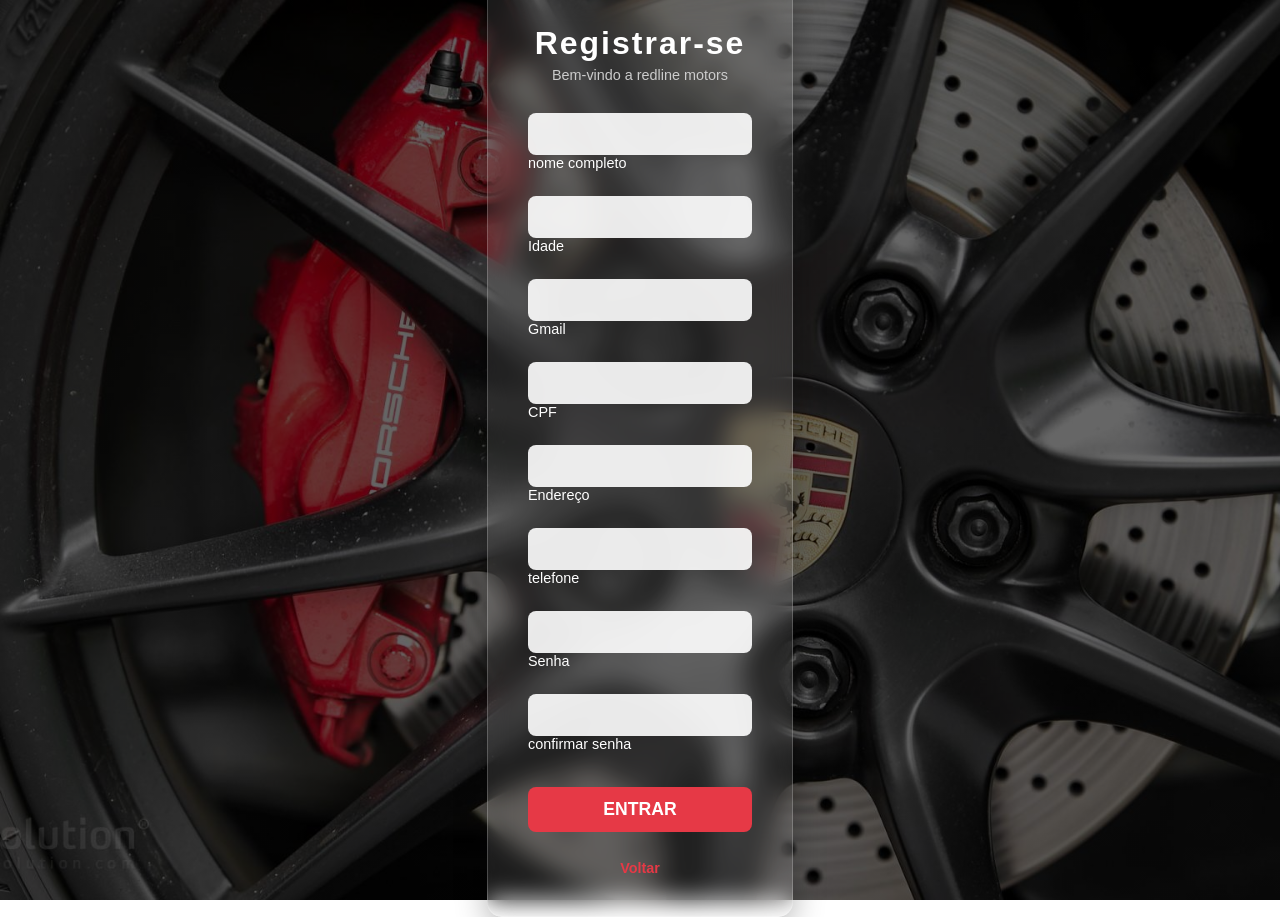
<file: registrar.html>
<!DOCTYPE html>
<html lang="pt=br">
<head>
    <meta charset="UTF-8">
    <meta name="viewport" content="width=device-width, initial-scale=1.0">
    <link rel="stylesheet" href="registrar.css">
    <title>Registrar-se</title>
</head>
<body>  
    <div class="container">
        <div class="login-box">
            <h1>Registrar-se</h1>
            <p class="subtitle">Bem-vindo a redline motors</p>
            
            <form action="index.html">
                <div class="input-field">


                 <div class="input-field">
                    <input type="text" id="nome" name="nome" required>
                    <label for="nome">nome completo</label>
                </div>  

                <div class="input-field">
                    <input type="number" id="Idade" name="Idade" required>
                    <label for="Idade">Idade</label>
                </div> 


                    <input type="text" id="Gmail" name="Gmail" required>
                    <label for="username">Gmail</label>
                </div>

                 <div class="input-field">
                    <input type="number" id="CPF" name="CPF" required>
                    <label for="CPF">CPF</label>
                </div>

                <div class="input-field">
                    <input type="text" id="Endereço" name="Endereço" required>
                    <label for="Endereço">Endereço</label>
                </div>


                <div class="input-field">
                    <input type="number" id="numero de telefone" name="numero de telefone" required>
                    <label for="numero de telefone">telefone</label>
                </div>

                <div class="input-field">
                    <input type="password" id="password" name="password" required>
                    <label for="password">Senha</label>
                </div>

                    <div class="input-field">
                    <input type="password" id="confirm-password" name="confirm-password" required>
                    <label for="password">confirmar senha </label>
                </div>

                <button type="submit" class="btn-entrar">ENTRAR</button>
                 <p class="footer-text"><a href="login.html">Voltar</a></p>
            </form>
        </div>
    </div>
    
</body>
</html>
</file>
<file: style.css>
body {
background-color: black;
}

        * {
            margin: 0;
            padding: 0;
            box-sizing: border-box;
            font-family: 'Segoe UI', Tahoma, Geneva, Verdana, sans-serif;
        }

       
        .tche.tcho {
            position: relative;
            height: 100vh; 
            width: 100%;
            display: flex;
            flex-direction: column;
            justify-content: center;
            align-items: center;
            color: white;
            text-align: center;
            
            background: linear-gradient(rgba(0,0,0,0.3), rgba(0,0,0,0.3)), 
                        url('Exemplares-do-McLaren-Senna-reunidos-Foto-Divulgacao-.jpg') no-repeat center center/cover;
        }

       
        .nav-links {
            position: absolute;
            top: 20px;
            right: 40px;
        }

        .nav-links a {
            color: white;
            text-decoration: none;
            font-size: 1.2rem;
            margin-left: 15px;
            font-weight: 300;
        }

        .nav-links span {
            margin: 0 10px;
            opacity: 0.5;
        }

        
        .content h1 {
            font-size: 5rem;
            font-weight: 600;
            margin-bottom: 5px;
            letter-spacing: -2px;
        }

        .content p {
            font-size: 1.8rem;
            font-weight: 300;
            font-style: italic;
            opacity: 0.9;
        }

       
        @media (max-width: 768px) {
            .content h1 { font-size: 3rem; }
            .content p { font-size: 1.2rem; }
            .nav-links { right: 20px; }
        }


    .h31 {
        align-items: center;
        text-align: center;
        text-size-adjust: 20px;
        background-color: grey;
    }

.container-galeria {
    max-width: 1100px;
    margin: 0 auto;
    padding: 20px;
    background-color: #000;
    display: flex;
    flex-direction: column;
    gap: 25px;
}

.grid-categorias {
    display: grid;
    grid-template-columns: repeat(2, 1fr);
    gap: 20px;
}

.card-item {
    position: relative;
    height: 280px;
    border-radius: 35px;
    overflow: hidden;
}

.card-item img, .banner-premium-box img {
    width: 100%;
    height: 100%;
    object-fit: cover;
}


a {
    color: #fff;
    text-decoration: none;
}

a:hover {
    color: #ccc; 
}







.tag-label {
    
    position: absolute;
    bottom: 25px;
    left: 50%;
    transform: translateX(-50%);
    background: rgba(255, 255, 255, 0.15);
    backdrop-filter: blur(8px);
    padding: 8px 25px;
    border-radius: 8px;
    color: #fff;
    font-family: 'Times New Roman', serif;
    font-size: 1.4rem;
    white-space: nowrap;
}

.banner-premium-box {
    position: relative;
    height: 400px;
    border-radius: 45px;
    overflow: hidden;
    border: 1px solid #c5a059;
}

.faixa-premium {
    position: absolute;
    bottom: 0;
    width: 100%;
    background: rgba(0, 0, 0, 0.6);
    padding: 25px 0;
    text-align: center;
}

.faixa-premium h2 {
    color: #fff;
    font-family: 'Times New Roman', serif;
    font-size: 2.2rem;
    font-weight: 400;
    margin: 0;
}

@media (max-width: 768px) {
    .grid-categorias {
        grid-template-columns: 1fr;
    }
    .card-item { height: 220px; }
    .banner-premium-box { height: 300px; }
}


.sobre-nos-section {
    background-color: #000;
    background-image: linear-gradient(rgba(0, 0, 0, 0.85), rgba(0, 0, 0, 0.85)), url('lamborghini-s-new-hybrid-v12.jpg');
    background-size: cover;
    background-position: center;
    padding: 60px 20px;
    text-align: center;
    color: #ffffff;
    font-family: 'Segoe UI', Roboto, Helvetica, Arial, sans-serif;
}

.titulo-destaque {
    color: #ffcc00;
    font-size: 2.2rem;
    font-weight: 400;
    margin-bottom: 40px;
    text-transform: lowercase;
}

.container-texto {
    max-width: 650px;
    margin: 0 auto;
    border-left: 1px solid rgba(255, 255, 255, 0.2);
    border-right: 1px solid rgba(255, 255, 255, 0.2);
    padding: 0 40px;
    line-height: 1.6;
    font-size: 1.1rem;
    text-align: left;
}

.container-texto p {
    margin-bottom: 20px;
}

.subtitulo-internos {
    font-weight: bold;
    margin-top: 25px;
    display: block;
}

.lista-caracteristicas {
    list-style: none;
    padding: 0;
    margin-top: 15px;
}

.lista-caracteristicas li {
    position: relative;
    padding-left: 20px;
    margin-bottom: 10px;
}

.lista-caracteristicas li::before {
    content: "•";
    position: absolute;
    left: 0;
    color: #fff;
}

@media (max-width: 600px) {
    .container-texto {
        padding: 0 20px;
        border-left: none;
        border-right: none;
        text-align: center;
    }
    
    .lista-caracteristicas li {
        padding-left: 0;
    }
    
    .lista-caracteristicas li::before {
        display: none;
    }
}
</file>
<file: 1-trabalho-2026-main/style.css>
body {
background-color: black;
}

        * {
            margin: 0;
            padding: 0;
            box-sizing: border-box;
            font-family: 'Segoe UI', Tahoma, Geneva, Verdana, sans-serif;
        }

       
        .tche.tcho {
            position: relative;
            height: 100vh; 
            width: 100%;
            display: flex;
            flex-direction: column;
            justify-content: center;
            align-items: center;
            color: white;
            text-align: center;
            
            background: linear-gradient(rgba(0,0,0,0.3), rgba(0,0,0,0.3)), 
                        url('Exemplares-do-McLaren-Senna-reunidos-Foto-Divulgacao-.jpg') no-repeat center center/cover;
        }

       
        .nav-links {
            position: absolute;
            top: 20px;
            right: 40px;
        }

        .nav-links a {
            color: white;
            text-decoration: none;
            font-size: 1.2rem;
            margin-left: 15px;
            font-weight: 300;
        }

        .nav-links span {
            margin: 0 10px;
            opacity: 0.5;
        }

        
        .content h1 {
            font-size: 5rem;
            font-weight: 600;
            margin-bottom: 5px;
            letter-spacing: -2px;
        }

        .content p {
            font-size: 1.8rem;
            font-weight: 300;
            font-style: italic;
            opacity: 0.9;
        }

       
        @media (max-width: 768px) {
            .content h1 { font-size: 3rem; }
            .content p { font-size: 1.2rem; }
            .nav-links { right: 20px; }
        }


    .h31 {
        align-items: center;
        text-align: center;
        text-size-adjust: 20px;
        background-color: grey;
    }

.container-galeria {
    max-width: 1100px;
    margin: 0 auto;
    padding: 20px;
    background-color: #000;
    display: flex;
    flex-direction: column;
    gap: 25px;
}

.grid-categorias {
    display: grid;
    grid-template-columns: repeat(2, 1fr);
    gap: 20px;
}

.card-item {
    position: relative;
    height: 280px;
    border-radius: 35px;
    overflow: hidden;
}

.card-item img, .banner-premium-box img {
    width: 100%;
    height: 100%;
    object-fit: cover;
}


a {
    color: #fff;
    text-decoration: none;
}

a:hover {
    color: #ccc; 
}







.tag-label {
    
    position: absolute;
    bottom: 25px;
    left: 50%;
    transform: translateX(-50%);
    background: rgba(255, 255, 255, 0.15);
    backdrop-filter: blur(8px);
    padding: 8px 25px;
    border-radius: 8px;
    color: #fff;
    font-family: 'Times New Roman', serif;
    font-size: 1.4rem;
    white-space: nowrap;
}

.banner-premium-box {
    position: relative;
    height: 400px;
    border-radius: 45px;
    overflow: hidden;
    border: 1px solid #c5a059;
}

.faixa-premium {
    position: absolute;
    bottom: 0;
    width: 100%;
    background: rgba(0, 0, 0, 0.6);
    padding: 25px 0;
    text-align: center;
}

.faixa-premium h2 {
    color: #fff;
    font-family: 'Times New Roman', serif;
    font-size: 2.2rem;
    font-weight: 400;
    margin: 0;
}

@media (max-width: 768px) {
    .grid-categorias {
        grid-template-columns: 1fr;
    }
    .card-item { height: 220px; }
    .banner-premium-box { height: 300px; }
}


.sobre-nos-section {
    background-color: #000;
    background-image: linear-gradient(rgba(0, 0, 0, 0.85), rgba(0, 0, 0, 0.85)), url('lamborghini-s-new-hybrid-v12.jpg');
    background-size: cover;
    background-position: center;
    padding: 60px 20px;
    text-align: center;
    color: #ffffff;
    font-family: 'Segoe UI', Roboto, Helvetica, Arial, sans-serif;
}

.titulo-destaque {
    color: #ffcc00;
    font-size: 2.2rem;
    font-weight: 400;
    margin-bottom: 40px;
    text-transform: lowercase;
}

.container-texto {
    max-width: 650px;
    margin: 0 auto;
    border-left: 1px solid rgba(255, 255, 255, 0.2);
    border-right: 1px solid rgba(255, 255, 255, 0.2);
    padding: 0 40px;
    line-height: 1.6;
    font-size: 1.1rem;
    text-align: left;
}

.container-texto p {
    margin-bottom: 20px;
}

.subtitulo-internos {
    font-weight: bold;
    margin-top: 25px;
    display: block;
}

.lista-caracteristicas {
    list-style: none;
    padding: 0;
    margin-top: 15px;
}

.lista-caracteristicas li {
    position: relative;
    padding-left: 20px;
    margin-bottom: 10px;
}

.lista-caracteristicas li::before {
    content: "•";
    position: absolute;
    left: 0;
    color: #fff;
}

@media (max-width: 600px) {
    .container-texto {
        padding: 0 20px;
        border-left: none;
        border-right: none;
        text-align: center;
    }
    
    .lista-caracteristicas li {
        padding-left: 0;
    }
    
    .lista-caracteristicas li::before {
        display: none;
    }
}
</file>
<file: economicos.css>
* {
    margin: 0;
    padding: 0;
    box-sizing: border-box;
}

body {
    background-color: #050505;
    color: #ffffff;
    font-family: Arial, Helvetica, sans-serif;
    overflow-x: hidden;
}

header {
    position: relative;
    width: 100%;
    height: 500px;
    background-image: 
        linear-gradient(to bottom, 
            rgba(5, 5, 5, 0.85) 0%, 
            rgba(5, 5, 5, 0) 20%, 
            rgba(5, 5, 5, 0) 75%, 
            #050505 100%), 
        url('essai-volkswagen-polo-restylee-2021.jpg'); 
    background-size: cover;
    background-position: center 70%; 
    border-bottom: 1px solid #2a2a2a;
}

.btn-voltar {
    position: absolute;
    top: 25px;
    left: 30px;
    color: #b0b0b0;
    text-decoration: none;
    font-size: 1.3rem;
    font-family: "Times New Roman", Times, serif;
    z-index: 10;
}

header h1 {
    position: absolute;
    top: 25px;
    left: 50%;
    transform: translateX(-50%); 
    font-size: 2.2rem;
    font-weight: normal;
    color: #e0e0e0;
    font-family: "Times New Roman", Times, serif;
    letter-spacing: 1px;
    z-index: 10;
}

header p {
    position: absolute;
    bottom: 25px;
    left: 50%;
    transform: translateX(-50%); 
    font-size: 0.95rem;
    color: #b0b0b0;
    font-family: "Times New Roman", Times, serif;
    font-style: italic; 
    z-index: 10;
}

main {
    width: 100%;
}

.car-carousel {
    padding: 30px 20px;
    border-bottom: 1px solid #2a2a2a;
}

.car-carousel:last-child {
    border-bottom: none;
}

.filters {
    display: flex;
    gap: 15px;
    margin-bottom: 20px;
    padding-left: 5%;
}

.filters button {
    background-color: transparent;
    color: #aaa;
    border: 1px solid #444;
    padding: 3px 15px;
    font-size: 0.75rem;
    cursor: pointer;
    text-transform: lowercase;
}

.carousel-container {
    display: flex;
    align-items: center;
    justify-content: center;
    width: 100%;
    position: relative;
}

.arrow {
    background: none;
    border: none;
    color: #fff;
    font-size: 1.5rem;
    cursor: pointer;
    padding: 0 15px;
    transition: color 0.2s;
}

.arrow:hover {
    color: #888;
}

.carousel-track {
    display: flex;
    gap: 20px;
    width: 90%;
    justify-content: space-between;
}

.car-card {
    background-color: #9e9e9e;
    padding: 6px;
    padding-bottom: 12px;
    width: calc(33.33% - 15px);
    display: flex;
    flex-direction: column;
}

.car-card img {
    width: 100%;
    aspect-ratio: 16 / 10;
    object-fit: cover;
    display: block;
}

.car-card p {
    color: #111;
    font-size: 0.75rem;
    font-weight: 600;
    margin-top: 5px;
    margin-left: 2px;
}
</file>
<file: login.css>
* {
    margin: 0;
    padding: 0;
    box-sizing: border-box;
    font-family: 'Segoe UI', Tahoma, Geneva, Verdana, sans-serif;
}

body {
    
    background-image: linear-gradient(rgba(0, 0, 0, 0.6), rgba(0, 0, 0, 0.6)), url('fotolog.jpg');
    background-size: cover;
    background-position: center;
    background-repeat: no-repeat;
    background-attachment: fixed;
    height: 100vh;
    display: flex;
    justify-content: center;
    align-items: center;
}


.login-box {
    background: rgba(255, 255, 255, 0.1);
    backdrop-filter: blur(12px); 
    -webkit-backdrop-filter: blur(12px);
    border: 1px solid rgba(255, 255, 255, 0.2);
    border-radius: 15px;
    padding: 40px;
    width: 100%;
    max-width: 400px;
    text-align: center;
    color: white; 
    box-shadow: 0 8px 32px 0 rgba(0, 0, 0, 0.3);
}

.login-box h1 {
    font-size: 2rem;
    margin-bottom: 5px;
    letter-spacing: 2px;
}

.subtitle {
    font-size: 0.9rem;
    margin-bottom: 30px;
    color: #ccc;
}

.input-field {
    display: flex;
    flex-direction: column;
    text-align: left;
    margin-bottom: 20px;
}

.input-field label {
    font-size: 0.9rem;
    margin-bottom: 5px;
}

.input-field input {
    padding: 12px;
    border-radius: 8px;
    border: none;
    outline: none;
    background: rgba(255, 255, 255, 0.9);
    font-size: 1rem;
}

.btn-entrar {
    width: 100%;
    padding: 12px;
    background-color: #e63946;
    color: white;
    border: none;
    border-radius: 8px;
    font-size: 1.1rem;
    font-weight: bold;
    cursor: pointer;
    transition: background 0.5s ease;
    margin-top: 10px;
}

.btn-entrar:hover {
    background-color: #d62828;
}

.footer-text {
    margin-top: 28px;
    font-size: 0.9rem;
}

.footer-text a {
    color: #e63946;
    text-decoration: none;
    font-weight: bold;
}

.footer-text a:hover {
    text-decoration: underline;
}
</file>
<file: premium.css>
* {
    margin: 0;
    padding: 0;
    box-sizing: border-box;
}

body {
    background-color: #000000;
    color: #ffffff;
    font-family: Arial, Helvetica, sans-serif;
    overflow-x: hidden;
}

header {
    position: relative;
    width: 100%;
    height: 500px;
    background-image: 
        linear-gradient(to bottom, 
            rgba(0, 0, 0, 0.8) 0%, 
            rgba(0, 0, 0, 0) 20%, 
            rgba(0, 0, 0, 0) 80%, 
            #000000 100%), 
        url('maserati-mc20-009.jpg'); 
    background-size: cover;
    background-position: center;
    border-bottom: 2px solid #a67c00;
}

.btn-voltar {
    position: absolute;
    top: 25px;
    left: 30px;
    color: #b0b0b0;
    text-decoration: none;
    font-size: 1.3rem;
    font-family: "Times New Roman", Times, serif;
    z-index: 10;
}

header h1 {
    position: absolute;
    top: 25px;
    left: 50%;
    transform: translateX(-50%); 
    font-size: 2.2rem;
    font-weight: normal;
    color: #e0e0e0;
    font-family: "Times New Roman", Times, serif;
    z-index: 10;
}

header p {
    position: absolute;
    bottom: 25px;
    left: 50%;
    transform: translateX(-50%); 
    font-size: 0.95rem;
    color: #b0b0b0;
    font-family: "Times New Roman", Times, serif;
    font-style: italic; 
}

.container-carro {
    width: 100%;
    margin-bottom: 60px;
}

.detalhes-mclaren {
    display: flex;
    width: 100%;
    min-height: 380px;
    border-top: 2px solid #fff;
}

.caixa-texto {
    width: 30%;
    background-color: #1a0b1e;
    display: flex;
    flex-direction: column;
}

.titulo-carro {
    background-color: #a67c00;
    width: calc(100% + 10px);
    padding: 8px 15px;
    z-index: 5;
    margin-top: 0;
}

.titulo-carro h1 {
    font-family: "Times New Roman", Times, serif;
    font-size: 1.8rem;
    font-weight: normal;
    color: #fff;
    text-transform: lowercase;
}

.descricao-carro {
    padding: 30px 20px;
}

.descricao-carro p {
    font-size: 1.1rem;
    line-height: 1.4;
    color: #fff;
}

.divisor-branco {
    width: 4px;
    background-color: #fff;
}

.caixa-imagem {
    width: 70%;
}

.caixa-imagem img {
    width: 100%;
    height: 100%;
    object-fit: cover;
    display: block;
}

.linha-base-branca {
    width: 100%;
    height: 4px;
    background-color: #fff;
    box-shadow: 0px 10px 0px #000;
}

@media (max-width: 768px) {
    .detalhes-mclaren { flex-direction: column; }
    .caixa-texto, .caixa-imagem, .divisor-branco { width: 100%; }
    .divisor-branco { height: 4px; }
}
</file>
<file: registrar.css>
* {
    margin: 0;
    padding: 0;
    box-sizing: border-box;
    font-family: 'Segoe UI', Tahoma, Geneva, Verdana, sans-serif;
}

body {
    
    background-image: linear-gradient(rgba(0, 0, 0, 0.6), rgba(0, 0, 0, 0.6)), url('fotolog.jpg');
    background-size: cover;
    background-position: center;
    background-repeat: no-repeat;
    background-attachment: fixed;
    height: 100vh;
    display: flex;
    justify-content: center;
    align-items: center;
}


.login-box {
    background: rgba(255, 255, 255, 0.1);
    backdrop-filter: blur(12px); 
    -webkit-backdrop-filter: blur(12px);
    border: 1px solid rgba(255, 255, 255, 0.2);
    border-radius: 15px;
    padding: 40px;
    width: 100%;
    max-width: 400px;
    text-align: center;
    color: white; 
    box-shadow: 0 8px 32px 0 rgba(0, 0, 0, 0.3);
}

.login-box h1 {
    font-size: 2rem;
    margin-bottom: 5px;
    letter-spacing: 2px;
}

.subtitle {
    font-size: 0.9rem;
    margin-bottom: 30px;
    color: #ccc;
}

.input-field {
    display: flex;
    flex-direction: column;
    text-align: left;
    margin-bottom: 20px;
}

.input-field label {
    font-size: 0.9rem;
    margin-bottom: 5px;
}

.input-field input {
    padding: 12px;
    border-radius: 8px;
    border: none;
    outline: none;
    background: rgba(255, 255, 255, 0.9);
    font-size: 1rem;
}

.btn-entrar {
    width: 100%;
    padding: 12px;
    background-color: #e63946;
    color: white;
    border: none;
    border-radius: 8px;
    font-size: 1.1rem;
    font-weight: bold;
    cursor: pointer;
    transition: background 0.5s ease;
    margin-top: 10px;
}

.btn-entrar:hover {
    background-color: #d62828;
}

.footer-text {
    margin-top: 28px;
    font-size: 0.9rem;
}

.footer-text a {
    color: #e63946;
    text-decoration: none;
    font-weight: bold;
}

.footer-text a:hover {
    text-decoration: underline;
}
</file>
